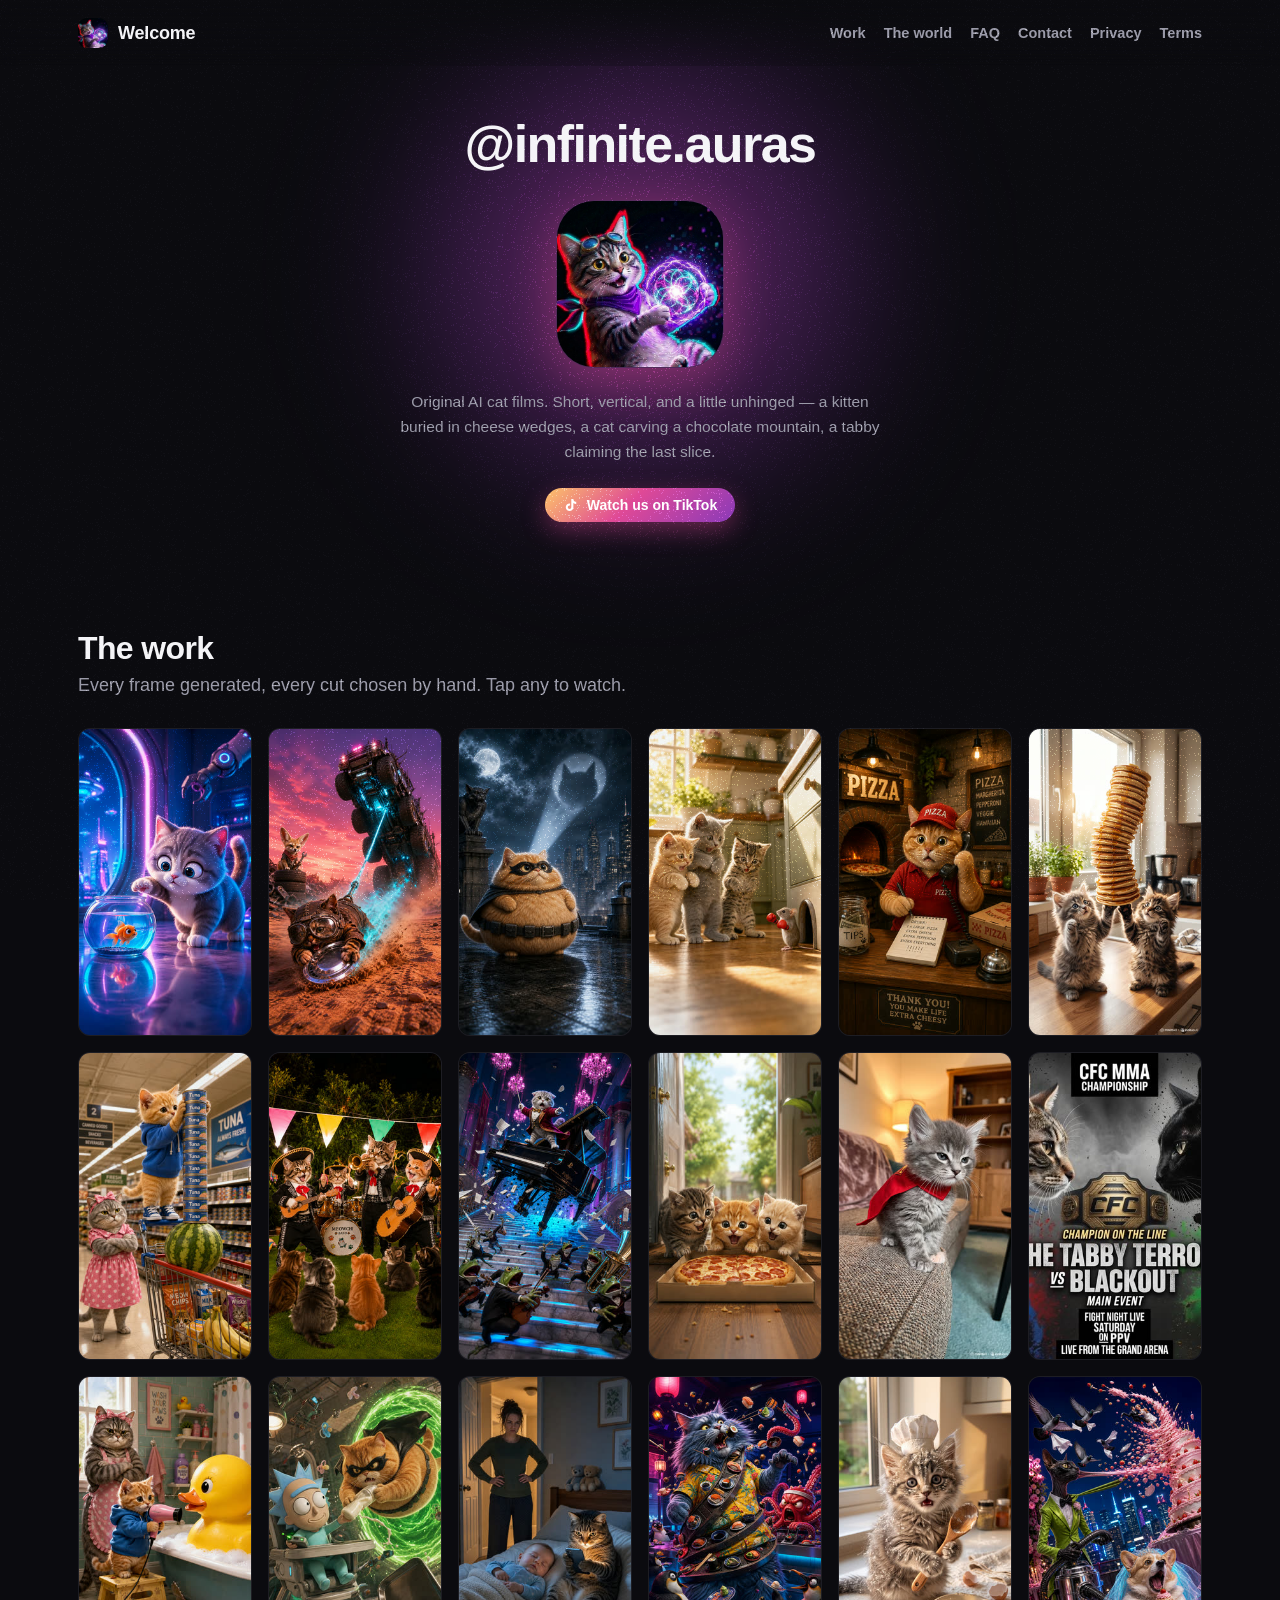
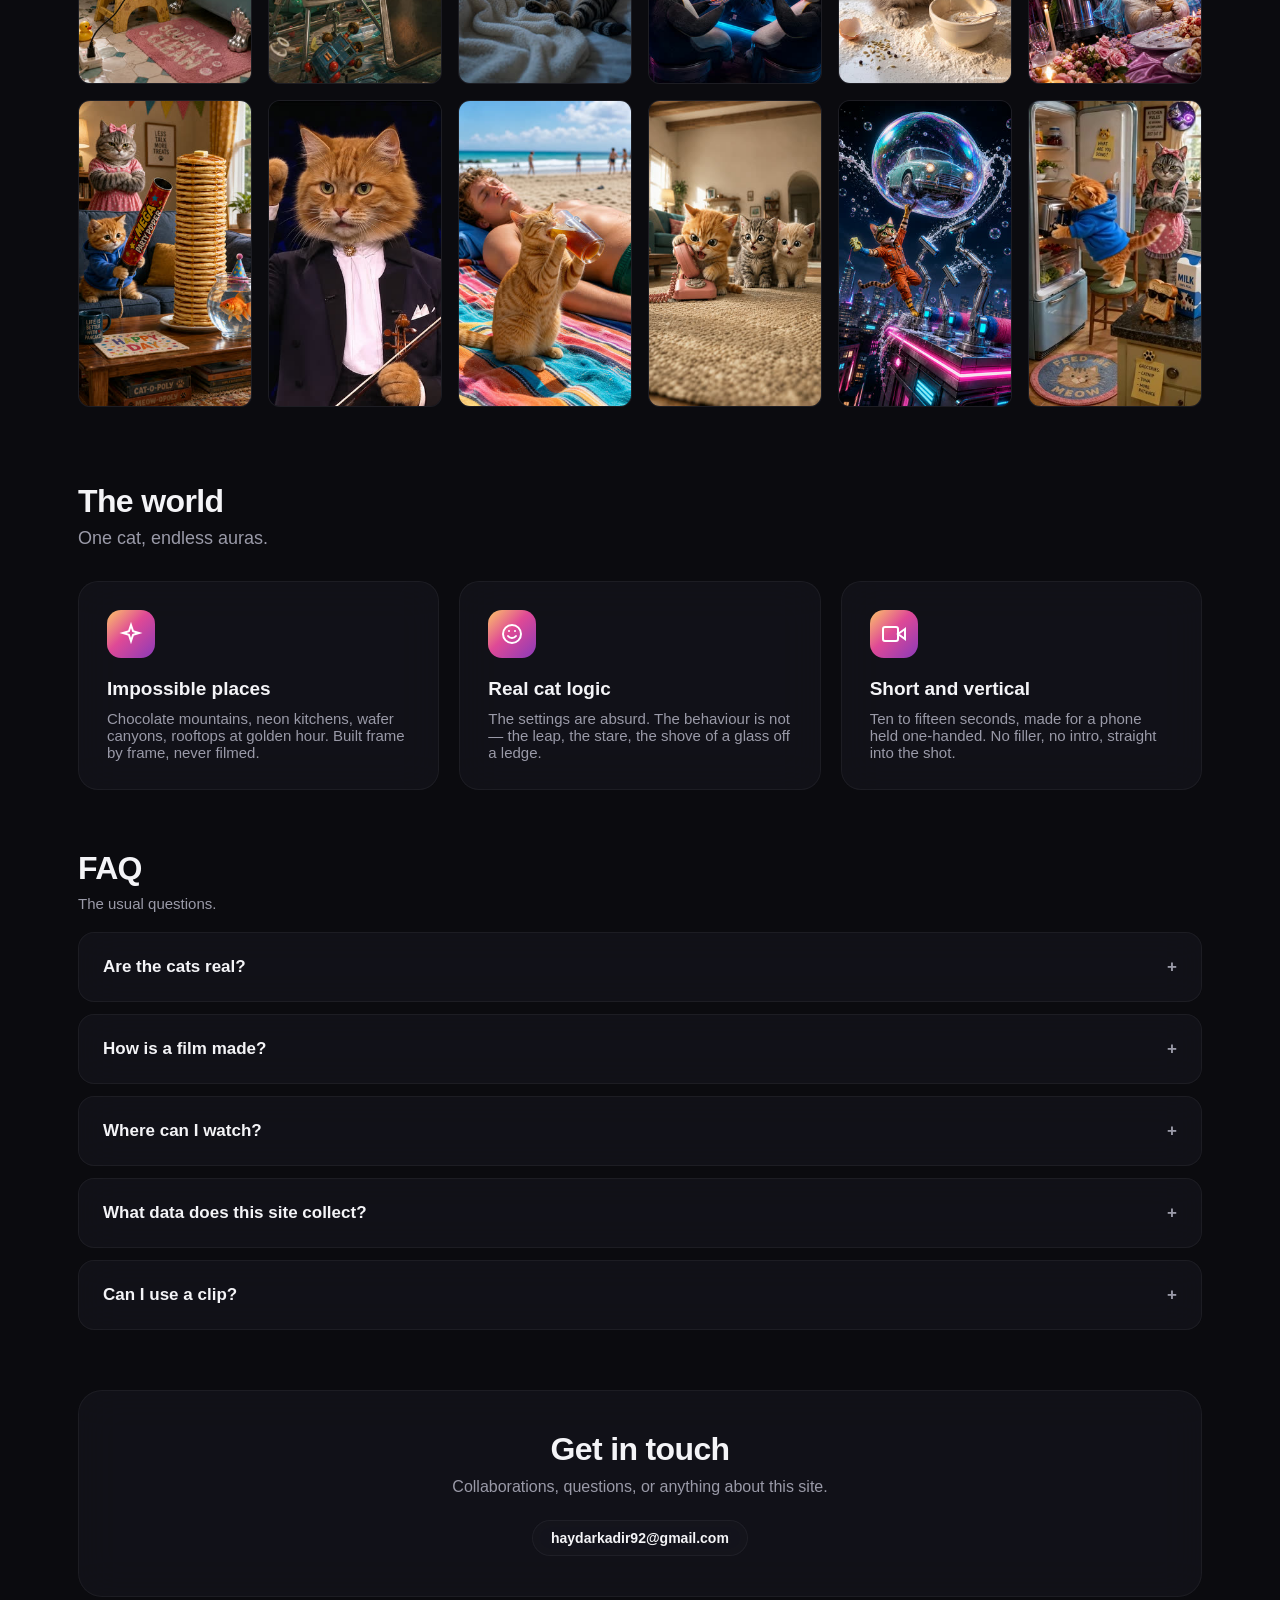
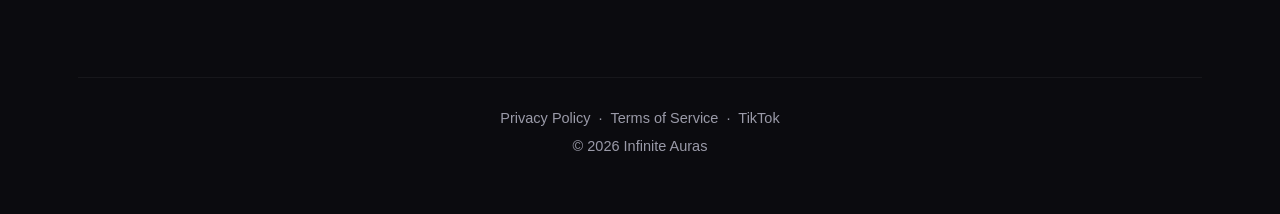
<file: index.html>
<!doctype html>
<html lang="en">
<head>
<meta charset="utf-8">
<meta name="viewport" content="width=device-width, initial-scale=1, viewport-fit=cover">
<meta name="theme-color" content="#0b0b0f">
<title>Infinite Auras</title>
<meta name="description" content="Infinite Auras makes original AI-generated cat films &mdash; short, vertical, and a little unhinged.">
<link rel="icon" type="image/jpeg" href="assets/logo.jpg">
<link rel="apple-touch-icon" href="assets/logo.jpg">
<link rel="stylesheet" href="styles.css">
</head>
<body>
<canvas id="grain-canvas"></canvas>

<nav>
  <div class="container nav-inner">
    <div class="brand"><img src="assets/logo.jpg" alt="Infinite Auras logo"> Welcome</div>
    <div class="links">
      <a href="#work">Work</a>
      <a href="#world">The world</a>
      <a href="#faq">FAQ</a>
      <a href="#contact">Contact</a>
      <a href="/privacy-policy/">Privacy</a>
      <a href="/terms-of-service/">Terms</a>
    </div>
  </div>
</nav>

<header class="hero container reveal">
  <div class="plasma-orb"></div>
  <h1>@infinite.auras</h1>
  <div class="hero-logo"><img src="assets/logo.jpg" alt="Infinite Auras"></div>
  <p class="tag">Original AI cat films. Short, vertical, and a little unhinged &mdash; a kitten buried in cheese wedges, a cat carving a chocolate mountain, a tabby claiming the last slice.</p>
  <div class="cta">
    <a class="btn grad" href="https://www.tiktok.com/@infinite.auras" target="_blank" rel="noopener">
      <svg viewBox="0 0 24 24" fill="currentColor"><path d="M16.6 5.82s.51.5 0 0A4.278 4.278 0 0 1 15.54 3h-3.09v12.4a2.592 2.592 0 0 1-2.59 2.5c-1.42 0-2.6-1.16-2.6-2.6c0-1.72 1.66-3.01 3.37-2.48V9.66c-3.45-.46-6.47 2.22-6.47 5.64c0 3.33 2.76 5.7 5.69 5.7c3.14 0 5.69-2.55 5.69-5.7V9.01a7.35 7.35 0 0 0 4.3 1.38V7.3s-1.88.09-3.24-1.48Z"/></svg>
      Watch us on TikTok
    </a>
  </div>
</header>

<div class="container">
  <section id="work" class="reveal">
    <h2>The work</h2>
    <p class="sub">Every frame generated, every cut chosen by hand. Tap any to watch.</p>
    <div class="masonry">
      <a href="https://www.tiktok.com/@infinite.auras" target="_blank" rel="noopener" class="masonry-item"><img src="assets/thumbs/1.jpg" loading="lazy" alt="AI cat film still"></a>
      <a href="https://www.tiktok.com/@infinite.auras" target="_blank" rel="noopener" class="masonry-item"><img src="assets/thumbs/2.jpg" loading="lazy" alt="AI cat film still"></a>
      <a href="https://www.tiktok.com/@infinite.auras" target="_blank" rel="noopener" class="masonry-item"><img src="assets/thumbs/3.jpg" loading="lazy" alt="AI cat film still"></a>
      <a href="https://www.tiktok.com/@infinite.auras" target="_blank" rel="noopener" class="masonry-item"><img src="assets/thumbs/4.jpg" loading="lazy" alt="AI cat film still"></a>
      <a href="https://www.tiktok.com/@infinite.auras" target="_blank" rel="noopener" class="masonry-item"><img src="assets/thumbs/5.jpg" loading="lazy" alt="AI cat film still"></a>
      <a href="https://www.tiktok.com/@infinite.auras" target="_blank" rel="noopener" class="masonry-item"><img src="assets/thumbs/6.jpg" loading="lazy" alt="AI cat film still"></a>
      <a href="https://www.tiktok.com/@infinite.auras" target="_blank" rel="noopener" class="masonry-item"><img src="assets/thumbs/7.jpg" loading="lazy" alt="AI cat film still"></a>
      <a href="https://www.tiktok.com/@infinite.auras" target="_blank" rel="noopener" class="masonry-item"><img src="assets/thumbs/8.jpg" loading="lazy" alt="AI cat film still"></a>
      <a href="https://www.tiktok.com/@infinite.auras" target="_blank" rel="noopener" class="masonry-item"><img src="assets/thumbs/9.jpg" loading="lazy" alt="AI cat film still"></a>
      <a href="https://www.tiktok.com/@infinite.auras" target="_blank" rel="noopener" class="masonry-item"><img src="assets/thumbs/10.jpg" loading="lazy" alt="AI cat film still"></a>
      <a href="https://www.tiktok.com/@infinite.auras" target="_blank" rel="noopener" class="masonry-item"><img src="assets/thumbs/11.jpg" loading="lazy" alt="AI cat film still"></a>
      <a href="https://www.tiktok.com/@infinite.auras" target="_blank" rel="noopener" class="masonry-item"><img src="assets/thumbs/12.jpg" loading="lazy" alt="AI cat film still"></a>
      <a href="https://www.tiktok.com/@infinite.auras" target="_blank" rel="noopener" class="masonry-item"><img src="assets/thumbs/13.jpg" loading="lazy" alt="AI cat film still"></a>
      <a href="https://www.tiktok.com/@infinite.auras" target="_blank" rel="noopener" class="masonry-item"><img src="assets/thumbs/14.jpg" loading="lazy" alt="AI cat film still"></a>
      <a href="https://www.tiktok.com/@infinite.auras" target="_blank" rel="noopener" class="masonry-item"><img src="assets/thumbs/15.jpg" loading="lazy" alt="AI cat film still"></a>
      <a href="https://www.tiktok.com/@infinite.auras" target="_blank" rel="noopener" class="masonry-item"><img src="assets/thumbs/16.jpg" loading="lazy" alt="AI cat film still"></a>
      <a href="https://www.tiktok.com/@infinite.auras" target="_blank" rel="noopener" class="masonry-item"><img src="assets/thumbs/17.jpg" loading="lazy" alt="AI cat film still"></a>
      <a href="https://www.tiktok.com/@infinite.auras" target="_blank" rel="noopener" class="masonry-item"><img src="assets/thumbs/18.jpg" loading="lazy" alt="AI cat film still"></a>
      <a href="https://www.tiktok.com/@infinite.auras" target="_blank" rel="noopener" class="masonry-item"><img src="assets/thumbs/19.jpg" loading="lazy" alt="AI cat film still"></a>
      <a href="https://www.tiktok.com/@infinite.auras" target="_blank" rel="noopener" class="masonry-item"><img src="assets/thumbs/20.jpg" loading="lazy" alt="AI cat film still"></a>
      <a href="https://www.tiktok.com/@infinite.auras" target="_blank" rel="noopener" class="masonry-item"><img src="assets/thumbs/21.jpg" loading="lazy" alt="AI cat film still"></a>
      <a href="https://www.tiktok.com/@infinite.auras" target="_blank" rel="noopener" class="masonry-item"><img src="assets/thumbs/22.jpg" loading="lazy" alt="AI cat film still"></a>
      <a href="https://www.tiktok.com/@infinite.auras" target="_blank" rel="noopener" class="masonry-item"><img src="assets/thumbs/23.jpg" loading="lazy" alt="AI cat film still"></a>
      <a href="https://www.tiktok.com/@infinite.auras" target="_blank" rel="noopener" class="masonry-item"><img src="assets/thumbs/24.jpg" loading="lazy" alt="AI cat film still"></a>
    </div>
  </section>

  <section id="world" class="reveal">
    <h2>The world</h2>
    <p class="sub">One cat, endless auras.</p>
    <div class="cards">
      <div class="feat glass">
        <div class="ic"><svg viewBox="0 0 24 24" fill="none" stroke="currentColor" stroke-width="2" stroke-linecap="round"><path d="M12 3l2.09 6.26L20 11l-5.91 1.74L12 19l-2.09-6.26L4 11l5.91-1.74z"/></svg></div>
        <h3>Impossible places</h3>
        <p>Chocolate mountains, neon kitchens, wafer canyons, rooftops at golden hour. Built frame by frame, never filmed.</p>
      </div>
      <div class="feat glass">
        <div class="ic"><svg viewBox="0 0 24 24" fill="none" stroke="currentColor" stroke-width="2" stroke-linecap="round"><circle cx="12" cy="12" r="9"/><path d="M8 14s1.5 2 4 2 4-2 4-2M9 9h.01M15 9h.01"/></svg></div>
        <h3>Real cat logic</h3>
        <p>The settings are absurd. The behaviour is not &mdash; the leap, the stare, the shove of a glass off a ledge.</p>
      </div>
      <div class="feat glass">
        <div class="ic"><svg viewBox="0 0 24 24" fill="none" stroke="currentColor" stroke-width="2" stroke-linecap="round"><path d="M23 7l-7 5 7 5V7z"/><rect x="1" y="5" width="15" height="14" rx="2"/></svg></div>
        <h3>Short and vertical</h3>
        <p>Ten to fifteen seconds, made for a phone held one-handed. No filler, no intro, straight into the shot.</p>
      </div>
    </div>
  </section>

  <section id="faq" class="faq reveal">
    <h2>FAQ</h2>
    <p class="sub">The usual questions.</p>
    <details class="glass"><summary>Are the cats real?</summary><p>No. Every cat, every location and every shot is generated with AI video models. No animals are filmed, handled or involved in any way.</p></details>
    <details class="glass"><summary>How is a film made?</summary><p>A start frame is generated, then a motion prompt turns it into a few seconds of footage. Dozens of those short takes get cut together until one holds for fifteen seconds.</p></details>
    <details class="glass"><summary>Where can I watch?</summary><p>On <a href="https://www.tiktok.com/@infinite.auras" target="_blank" rel="noopener">@infinite.auras</a>. New films go up regularly.</p></details>
    <details class="glass"><summary>What data does this site collect?</summary><p>None. It is a static page &mdash; no analytics, no cookies, no tracking, no third-party requests. See the <a href="/privacy-policy/">Privacy Policy</a>.</p></details>
    <details class="glass"><summary>Can I use a clip?</summary><p>Ask first. Get in touch at the address below.</p></details>
  </section>

  <section id="contact" class="contact glass reveal">
    <h2>Get in touch</h2>
    <p>Collaborations, questions, or anything about this site.</p>
    <a class="btn ghost" href="mailto:haydarkadir92@gmail.com">haydarkadir92@gmail.com</a>
  </section>

  <footer>
    <div class="row"><a href="/privacy-policy/">Privacy Policy</a> &nbsp;&middot;&nbsp; <a href="/terms-of-service/">Terms of Service</a> &nbsp;&middot;&nbsp; <a href="https://www.tiktok.com/@infinite.auras" target="_blank" rel="noopener">TikTok</a></div>
    <div>&copy; 2026 Infinite Auras</div>
  </footer>

</div>
<script src="script.js"></script>
</body>
</html>
</file>
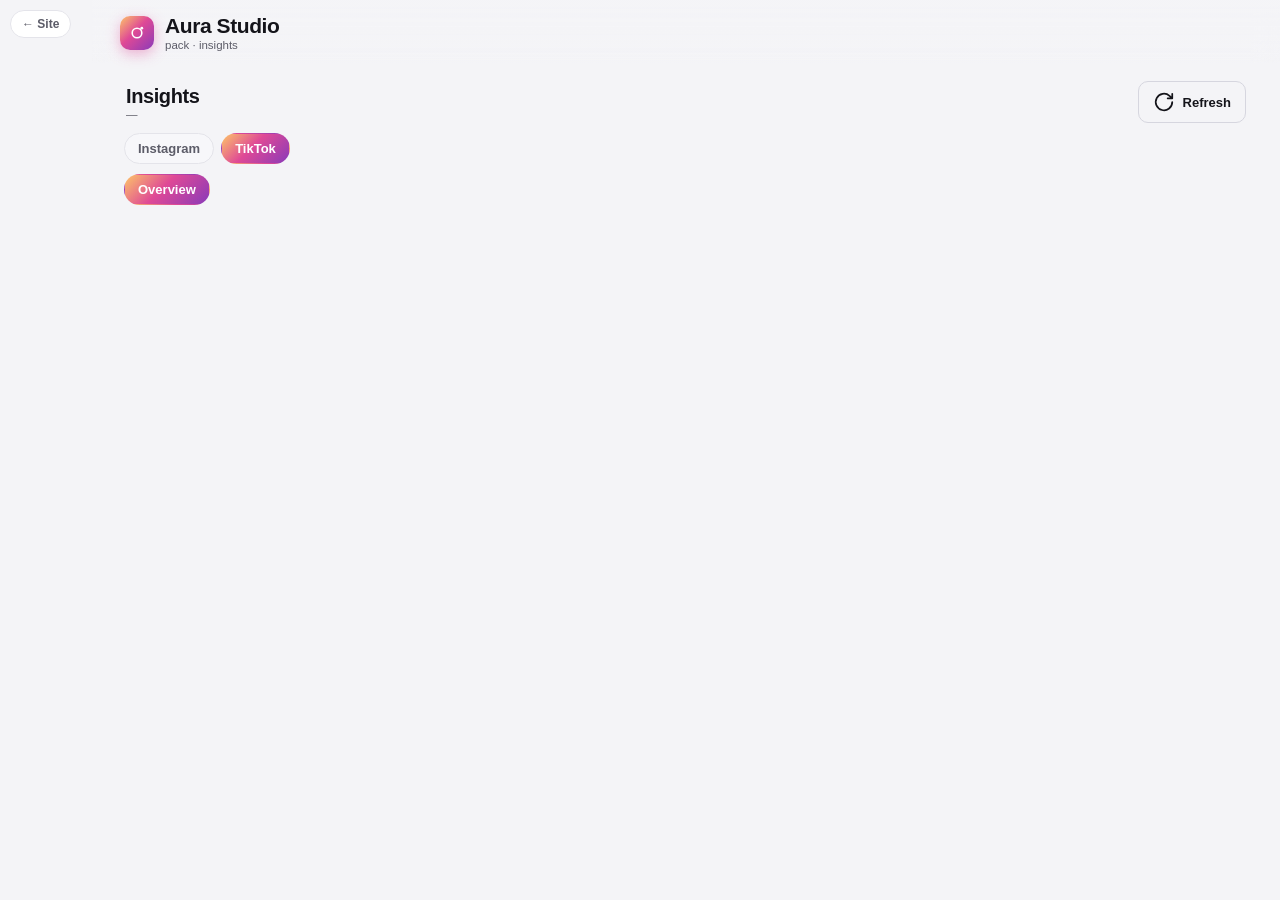
<file: app/index.html>
<!doctype html>
<html lang="en">
<head>
<meta charset="utf-8">
<meta name="viewport" content="width=device-width, initial-scale=1, viewport-fit=cover, maximum-scale=1">
<meta name="apple-mobile-web-app-capable" content="yes">
<meta name="apple-mobile-web-app-status-bar-style" content="black-translucent">
<meta name="theme-color" content="#0b0b0f">
<title>Aura Studio</title>
<link rel="icon" href="data:image/svg+xml,<svg xmlns='http://www.w3.org/2000/svg' viewBox='0 0 100 100'><defs><linearGradient id='g' x1='0' y1='0' x2='1' y2='1'><stop offset='0' stop-color='%23fdc468'/><stop offset='.5' stop-color='%23df4996'/><stop offset='1' stop-color='%238a3ab9'/></linearGradient></defs><rect width='100' height='100' rx='26' fill='url(%23g)'/><circle cx='50' cy='50' r='22' fill='none' stroke='white' stroke-width='7'/><circle cx='72' cy='28' r='6' fill='white'/></svg>">
<style>
:root{
  --bg:#0b0b0f; --bg2:#121218; --card:#16161e; --card2:#1c1c26;
  --line:#26262f; --line2:#32323d;
  --txt:#f4f4f7; --mut:#9a9aa8; --mut2:#6b6b78;
  --accent:#df4996; --accent2:#8a3ab9; --ok:#3ddc84; --warn:#ffb020; --bad:#ff5470;
  --grad:linear-gradient(135deg,#fdc468 0%,#df4996 45%,#8a3ab9 100%);
  --grad-soft:linear-gradient(135deg,rgba(253,196,104,.16),rgba(223,73,150,.16),rgba(138,58,185,.16));
  --r:16px; --r2:12px; --shadow:0 8px 30px rgba(0,0,0,.45);
  --safe-b:env(safe-area-inset-bottom,0px); --safe-t:env(safe-area-inset-top,0px);
  --font:-apple-system,BlinkMacSystemFont,"SF Pro Display","Segoe UI",Roboto,Helvetica,Arial,sans-serif;
}
:root[data-theme=light]{
  --bg:#f4f4f7; --bg2:#ececf1; --card:#ffffff; --card2:#f7f7fa;
  --line:#e4e4ea; --line2:#d6d6df;
  --txt:#14141a; --mut:#5c5c68; --mut2:#8a8a96;
  --shadow:0 8px 30px rgba(20,20,40,.10);
}
*{box-sizing:border-box;-webkit-tap-highlight-color:transparent}
html,body{margin:0;padding:0;background:var(--bg);color:var(--txt);font-family:var(--font);
  -webkit-font-smoothing:antialiased;overscroll-behavior-y:none}
body{max-width:520px;margin:0 auto;min-height:100vh;min-height:100dvh;position:relative;
  transition:max-width .2s ease,padding .2s ease}
h1,h2,h3,h4{margin:0;font-weight:700;letter-spacing:-.02em}
button{font-family:inherit;cursor:pointer;border:none;background:none;color:inherit}
input,textarea,select{font-family:inherit}
a{color:var(--accent);text-decoration:none}
.hide{display:none!important}

/* header */
header{position:sticky;top:0;z-index:20;padding:calc(var(--safe-t) + 14px) 18px 12px;
  background:linear-gradient(var(--bg),rgba(11,11,15,0) 130%);backdrop-filter:blur(12px)}
:root[data-theme=light] header{background:linear-gradient(var(--bg),rgba(244,244,247,0) 130%)}
.brand{display:flex;align-items:center;gap:11px}
.logo{width:34px;height:34px;border-radius:10px;background:var(--grad);flex:none;
  display:grid;place-items:center;box-shadow:0 4px 14px rgba(223,73,150,.4)}
.logo svg{width:20px;height:20px}
.brand h1{font-size:19px}
.brand .sub{font-size:11.5px;color:var(--mut);font-weight:500;margin-top:1px}
.acct{margin-left:auto;display:flex;align-items:center;gap:8px;font-size:12.5px;font-weight:600;
  padding:6px 11px;border-radius:999px;background:var(--card);border:1px solid var(--line)}
.dot{width:8px;height:8px;border-radius:50%;background:var(--mut2);flex:none}
.dot.on{background:var(--ok);box-shadow:0 0 8px var(--ok)}
.dot.off{background:var(--bad)}

/* views */
main{padding:6px 16px 40px}
.view{animation:fade .3s ease}
@keyframes fade{from{opacity:0;transform:translateY(6px)}to{opacity:1;transform:none}}

/* cards + generic */
.card{background:var(--card);border:1px solid var(--line);border-radius:var(--r);padding:16px;margin-bottom:14px}
.card.pad0{padding:0;overflow:hidden}
.row{display:flex;gap:10px;align-items:center}
.between{display:flex;align-items:center;justify-content:space-between;gap:10px}
.lbl{font-size:12px;font-weight:700;color:var(--mut);text-transform:uppercase;letter-spacing:.05em;margin-bottom:8px}
.muted{color:var(--mut)}.tiny{font-size:11.5px}
.sec-title{font-size:13px;font-weight:800;letter-spacing:.04em;text-transform:uppercase;color:var(--mut);margin:22px 4px 10px}
.sec-title:first-child{margin-top:6px}

input[type=text],input[type=password],textarea,select{
  width:100%;background:var(--bg2);border:1px solid var(--line);border-radius:var(--r2);
  color:var(--txt);padding:12px 13px;font-size:15px;outline:none;transition:border .15s}
input:focus,textarea:focus{border-color:var(--accent)}
textarea{resize:vertical;min-height:92px;line-height:1.45}
label.field{display:block;margin-bottom:12px}
label.field>span{display:block;font-size:12.5px;font-weight:600;color:var(--mut);margin-bottom:6px}

.btn{display:inline-flex;align-items:center;justify-content:center;gap:8px;width:100%;
  padding:14px;border-radius:var(--r2);font-size:15px;font-weight:700;
  background:var(--card2);border:1px solid var(--line2);transition:transform .1s,opacity .15s}
.btn:active{transform:scale(.98)}
.btn.grad{background:var(--grad);border:none;color:#fff;box-shadow:0 6px 20px rgba(223,73,150,.35)}
.btn.ghost{background:transparent}
.btn:disabled{opacity:.45;pointer-events:none}
.btn.sm{width:auto;padding:9px 14px;font-size:13px;border-radius:10px}
.btn-icon{width:22px;height:22px}

.pill{display:inline-flex;align-items:center;gap:6px;padding:5px 10px;border-radius:999px;
  font-size:12px;font-weight:600;background:var(--card2);border:1px solid var(--line)}
.pill.ok{color:var(--ok);border-color:rgba(61,220,132,.3);background:rgba(61,220,132,.08)}
.pill.warn{color:var(--warn);border-color:rgba(255,176,32,.35);background:rgba(255,176,32,.09)}
.pill.bad{color:var(--bad);border-color:rgba(255,84,112,.3);background:rgba(255,84,112,.08)}

/* POST view */
.drop{border:1.5px dashed var(--line2);border-radius:var(--r);padding:26px 16px;text-align:center;
  background:var(--grad-soft);transition:border .15s}
.drop:active{border-color:var(--accent)}
.drop svg{width:40px;height:40px;opacity:.9;margin-bottom:8px}
.drop b{display:block;font-size:15px}
.drop small{color:var(--mut);font-size:12.5px}
.preview{position:relative;border-radius:var(--r);overflow:hidden;background:#000;aspect-ratio:9/16;max-height:340px;margin:0 auto}
.preview video{width:100%;height:100%;object-fit:contain;background:#000;display:block}
.preview .meta{position:absolute;left:0;right:0;bottom:0;padding:10px 12px;font-size:12px;
  background:linear-gradient(transparent,rgba(0,0,0,.75));color:#fff;display:flex;justify-content:space-between}
.preview .x{position:absolute;top:8px;right:8px;width:30px;height:30px;border-radius:50%;
  background:rgba(0,0,0,.55);backdrop-filter:blur(4px);display:grid;place-items:center}
.chipset{display:flex;flex-wrap:wrap;gap:7px;margin-top:8px}
.chip{padding:6px 11px;border-radius:999px;font-size:12.5px;font-weight:600;background:var(--card2);
  border:1px solid var(--line);color:var(--mut)}
.chip.on{background:var(--grad);color:#fff;border-color:transparent}
.chip.tt.on{background:linear-gradient(135deg,#25f4ee 0%,#7a9df0 50%,#fe2c55 100%);color:#fff;border-color:transparent}
.chip.ig.on{background:var(--grad);color:#fff;border-color:transparent}
.delta-row{display:flex;flex-wrap:wrap;gap:8px;margin:0 0 12px}
.delta-pill{font-size:11.5px;font-weight:700;padding:6px 10px;border-radius:999px;background:var(--card2);border:1px solid var(--line)}
.delta-pill b{color:var(--ok)}
.delta-pill b.down{color:var(--bad)}
.seg-hint{font-size:11px;color:var(--mut2);margin:-4px 2px 10px}
.counter{font-size:11.5px;color:var(--mut2);text-align:right;margin-top:4px}

/* REELS view */
.reel-list{display:flex;flex-direction:column;gap:8px}
.reel-item{display:flex;align-items:center;justify-content:space-between;gap:10px;width:100%;
  padding:12px 13px;border-radius:var(--r2);background:var(--bg2);border:1px solid var(--line);
  text-align:left;transition:border .15s,background .15s}
.reel-item.on{border-color:var(--accent);background:var(--grad-soft)}
.reel-item .ri-name{font-size:14.5px;font-weight:700;color:var(--txt)}
.ri-badge{font-size:11px;font-weight:700;padding:4px 9px;border-radius:999px;flex:none;
  background:var(--card2);border:1px solid var(--line);color:var(--mut2)}
.ri-badge.done{color:var(--ok);border-color:rgba(61,220,132,.3);background:rgba(61,220,132,.08)}
.refrow{display:flex;flex-wrap:wrap;gap:9px}
.refthumb{position:relative;width:62px;height:62px;border-radius:11px;overflow:hidden;border:1px solid var(--line)}
.refthumb img{width:100%;height:100%;object-fit:cover;display:block}
.refthumb .rx{position:absolute;top:2px;right:2px;width:19px;height:19px;border-radius:50%;
  background:rgba(0,0,0,.6);color:#fff;font-size:11px;line-height:19px;text-align:center}
.refadd{width:62px;height:62px;border-radius:11px;border:1.5px dashed var(--line2);
  background:var(--bg2);color:var(--mut);font-size:24px;font-weight:300}

/* log console */
.log{background:#08080c;border:1px solid var(--line);border-radius:var(--r2);padding:12px;
  font-family:"SF Mono",ui-monospace,Menlo,monospace;font-size:12px;line-height:1.7;
  max-height:190px;overflow-y:auto;white-space:pre-wrap;word-break:break-word}
:root[data-theme=light] .log{background:#101018;color:#e8e8ef}
.log .l{display:block}
.log .l.ok{color:var(--ok)}.log .l.err{color:var(--bad)}.log .l.dim{color:var(--mut2)}
.log .l.step::before{content:"› ";color:var(--accent)}

/* progress */
.bar{height:6px;border-radius:6px;background:var(--line);overflow:hidden}
.bar>i{display:block;height:100%;background:var(--grad);width:0;transition:width .3s;border-radius:6px}

/* INSIGHTS: kpi grid */
.kpis{display:grid;grid-template-columns:1fr 1fr;gap:10px;margin-bottom:12px}
.kpi{min-height:104px;background:var(--card);border:1px solid var(--line);border-radius:var(--r);padding:12px 13px;position:relative;overflow:hidden}
.kpi .k-head{display:flex;align-items:center;gap:6px}
.kpi .k-ic{width:15px;height:15px;color:var(--accent);flex:none}
.kpi .k-top{display:flex;align-items:center;gap:6px;font-size:11.5px;font-weight:600;color:var(--mut);text-transform:uppercase;letter-spacing:.03em}
.kpi .k-val{font-size:25px;font-weight:800;letter-spacing:-.03em;margin-top:5px;line-height:1}
.kpi .k-sub{min-height:17px;font-size:11px;color:var(--mut2);margin-top:8px;display:flex;align-items:center;gap:4px}
.delta{font-weight:700}.delta.up{color:var(--ok)}.delta.down{color:var(--bad)}.delta.flat{color:var(--mut2)}
.spark{position:absolute;right:0;bottom:0;opacity:.5;width:56px;height:26px}
.range-head{margin:2px 2px 7px}.range-head .sec-title{margin:0}
.metric-grid{display:grid;grid-template-columns:1fr;gap:12px;margin-top:12px}
.metric-grid .chart{margin-bottom:0;min-width:0}

/* chart card */
.chart{background:var(--card);border:1px solid var(--line);border-radius:var(--r);padding:15px 15px 12px;margin-bottom:14px}
.chart h3{font-size:14.5px;margin-bottom:2px}
.chart .cap{font-size:12px;color:var(--mut);margin-bottom:12px}
.chart svg{width:100%;display:block;overflow:visible}
.cv-wrap{position:relative;width:100%;user-select:none;-webkit-user-select:none}
.cv-tip{position:absolute;top:4px;z-index:5;min-width:100px;max-width:70%;
  padding:8px 10px;border-radius:10px;font-size:11.5px;line-height:1.4;font-weight:600;
  background:var(--card2);border:1px solid var(--line2);box-shadow:var(--shadow);pointer-events:none}
.cv-tip-lab{font-size:10.5px;color:var(--mut);font-weight:700;margin-bottom:4px}
.cv-svg{width:100%;height:auto;display:block;touch-action:none}
.cv-hit{touch-action:none}
/* permanent point values on curves */
.cv-ptlab{font-variant-numeric:tabular-nums}
.hm-mini{display:flex;flex-direction:column;gap:3px}
.hm-row{display:flex;align-items:center;gap:3px}
.hm-d{width:12px;font-size:9px;color:var(--mut2);font-weight:700}
.hm-c{flex:1;height:14px;border-radius:3px;display:block}
.hm-axis{display:flex;gap:3px;padding-left:15px;margin-top:2px}
.hm-axis span{flex:1;text-align:center;font-size:9px;color:var(--mut2);text-transform:uppercase}
.legend{display:flex;flex-wrap:wrap;gap:12px;margin-top:11px;font-size:11.5px;color:var(--mut)}
.legend i{display:inline-block;width:10px;height:10px;border-radius:3px;margin-right:5px;vertical-align:-1px}

/* insight cards (analyst findings) */
.finding{display:flex;gap:11px;padding:13px;border-radius:var(--r2);background:var(--card2);border:1px solid var(--line);margin-bottom:9px}
.finding .ic{width:32px;height:32px;border-radius:9px;flex:none;display:grid;place-items:center;background:var(--grad-soft)}
.finding .ic svg{width:17px;height:17px}
.finding b{font-size:13.5px}
.finding p{margin:3px 0 0;font-size:12.5px;color:var(--mut);line-height:1.45}
.finding .hi{color:var(--txt);font-weight:700}
.ai-card .hi{color:var(--txt)}
.ai-text{font-size:13px;line-height:1.55;color:var(--mut)}
.ai-text b{display:inline-block;margin-top:8px;font-size:12px;letter-spacing:.02em}
.ai-text b:first-child{margin-top:0}

/* top posts */
.post{display:flex;gap:12px;padding:11px;border-radius:var(--r2);background:var(--card2);border:1px solid var(--line);margin-bottom:9px;align-items:center}
.post .th{width:52px;height:66px;border-radius:9px;object-fit:cover;flex:none;background:var(--bg2);border:1px solid var(--line)}
.post .body{min-width:0;flex:1}
.post .cap{font-size:12.5px;line-height:1.35;color:var(--txt);display:-webkit-box;-webkit-line-clamp:2;-webkit-box-orient:vertical;overflow:hidden}
.post .st{display:flex;gap:12px;margin-top:6px;font-size:11.5px;color:var(--mut)}
.post .st b{color:var(--txt)}
.rank{font-size:13px;font-weight:800;color:var(--mut2);width:16px;text-align:center;flex:none}

/* Changes posts table (React-style) */
.pts-card{padding:0;overflow:hidden}
.pts-head{padding:12px 14px 8px}
.pts-head b{font-size:14px;display:block}
.pts-scroll{max-height:min(55vh,520px);overflow:auto;-webkit-overflow-scrolling:touch}
.pts-table{width:100%;border-collapse:collapse;font-size:12px}
.pts-table thead th{position:sticky;top:0;z-index:2;background:var(--card);border-bottom:1px solid var(--line);
  padding:8px 10px;font-size:11px;font-weight:700;color:var(--mut);text-transform:none;letter-spacing:0;cursor:pointer;user-select:none}
.pts-table thead th.left{text-align:left;padding-left:14px}
.pts-table thead th.right{text-align:right}
.pts-table thead th.on{color:var(--txt)}
.pts-table thead th:last-child{padding-right:14px}
.pts-row{border-top:1px solid var(--line);cursor:pointer}
.pts-row:active{background:var(--card2)}
.pts-post{padding:10px 10px 10px 14px;max-width:0;width:48%}
.pts-cap{font-weight:600;color:var(--txt);white-space:nowrap;overflow:hidden;text-overflow:ellipsis}
.pts-ago{font-size:10px;color:var(--mut2);margin-top:2px}
.pts-num{padding:10px 10px;text-align:right;font-variant-numeric:tabular-nums;white-space:nowrap;vertical-align:middle}
.pts-num:last-child{padding-right:14px}
.pts-v{font-weight:600;color:var(--txt)}
.pts-d{margin-left:3px;font-weight:700;font-size:11px}

/* heatmap */
.heat{display:grid;gap:3px}
.heat .cell{border-radius:3px;aspect-ratio:1}
.heat-axis{display:flex;justify-content:space-between;font-size:9.5px;color:var(--mut2);margin-top:4px}

/* skeleton */
.sk{background:linear-gradient(90deg,var(--card) 25%,var(--card2) 50%,var(--card) 75%);
  background-size:200% 100%;animation:sh 1.3s infinite;border-radius:var(--r)}
@keyframes sh{to{background-position:-200% 0}}

/* empty / setup prompts */
.empty{text-align:center;padding:44px 20px;color:var(--mut)}
.empty svg{width:52px;height:52px;opacity:.6;margin-bottom:12px}
.empty b{display:block;color:var(--txt);font-size:16px;margin-bottom:6px}

/* toast */
#toast{position:fixed;left:50%;bottom:calc(90px + var(--safe-b));transform:translateX(-50%) translateY(20px);
  background:var(--card);border:1px solid var(--line2);border-radius:12px;padding:12px 18px;
  font-size:13.5px;font-weight:600;box-shadow:var(--shadow);opacity:0;pointer-events:none;
  transition:.25s;z-index:60;max-width:88%;text-align:center}
#toast.show{opacity:1;transform:translateX(-50%) translateY(0)}
#toast.err{border-color:var(--bad);color:var(--bad)}
#toast.ok{border-color:var(--ok)}

/* bottom nav */
nav{position:fixed;left:50%;transform:translateX(-50%);bottom:0;width:100%;max-width:520px;z-index:40;
  padding:8px 20px calc(10px + var(--safe-b));display:flex;justify-content:space-around;
  background:linear-gradient(transparent,var(--bg) 40%);backdrop-filter:blur(14px)}
nav button{display:flex;flex-direction:column;align-items:center;gap:3px;font-size:10.5px;font-weight:600;
  color:var(--mut2);padding:6px 18px;border-radius:12px;transition:color .15s}
nav button svg{width:23px;height:23px}
nav button.on{color:var(--txt)}
nav button.on svg{stroke:url(#navgrad)}
.spin{animation:spin 1s linear infinite}@keyframes spin{to{transform:rotate(360deg)}}

/* home dashboard */
.home-hero{padding:4px 2px 12px}
.home-hero h2{font-size:22px;letter-spacing:-.03em}
.home-hero p{font-size:13px;color:var(--mut);margin-top:4px;line-height:1.4}
.home-actions{display:grid;grid-template-columns:1fr 1fr;gap:10px;margin-top:12px}
.home-actions .card{margin:0;padding:14px;cursor:pointer;transition:transform .1s}
.home-actions .card:active{transform:scale(.98)}
.home-actions b{display:block;font-size:14px;margin-bottom:2px}
.home-actions span{font-size:11.5px;color:var(--mut)}
.plat-card{margin-bottom:12px}
.plat-card .plat-hd{display:flex;align-items:center;justify-content:space-between;margin-bottom:10px}
.plat-card .plat-name{font-weight:800;font-size:14px}
.growth-row{display:flex;gap:8px;flex-wrap:wrap}
.growth-cell{flex:1;min-width:70px}
.growth-cell .n{font-size:17px;font-weight:800}

#lkGate{position:fixed;inset:0;z-index:80;background:rgba(0,0,0,.72);backdrop-filter:blur(10px);
  display:flex;align-items:flex-end;justify-content:center;padding:20px;padding-bottom:calc(20px + var(--safe-b))}
#lkGate .sheet{width:100%;max-width:400px;background:var(--card);border:1px solid var(--line2);
  border-radius:20px;padding:22px 18px 18px;box-shadow:var(--shadow)}
#lkGate h3{font-size:18px;margin-bottom:6px}
#lkGate .pin-row{display:flex;gap:8px;justify-content:center;margin:16px 0}
#lkGate .pin-row input{width:48px;height:54px;text-align:center;font-size:22px;font-weight:800;
  border-radius:12px;letter-spacing:.05em}

/* ========== TABLET / iPad (portrait ~768+) ========== */
@media (min-width:700px){
  html{background:var(--bg)}
  body{max-width:740px}
  header{padding-left:22px;padding-right:22px}
  main{padding:8px 22px 110px}
  nav{max-width:740px;padding-left:24px;padding-right:24px}
  .brand h1{font-size:21px}
  .home-hero h2{font-size:26px}
  .home-actions{grid-template-columns:repeat(4,1fr);gap:12px}
  .kpis{grid-template-columns:repeat(3,1fr);gap:12px}
  .primary-kpis{grid-template-columns:repeat(3,1fr)}
  .kpi{padding:15px 16px}
  .kpi .k-val{font-size:28px}
  .chart{padding:18px}
  .preview{max-height:420px}
  .log{max-height:240px}
  /* Home: combined strip full-width, IG + TT side by side */
  #homeBody{display:grid;grid-template-columns:1fr 1fr;gap:14px;align-items:start}
  #homeBody>.card:not(.plat-card){grid-column:1/-1}
  #homeBody .plat-card{margin-bottom:0}
  /* Setup cards in 2 columns */
  #view-setup{display:grid;grid-template-columns:1fr 1fr;gap:0 14px;align-items:start}
  #view-setup>h2{grid-column:1/-1}
  #view-setup>.card{margin-bottom:14px}
  #lkGate{align-items:center;padding-bottom:20px}
  #lkGate .sheet{max-width:420px}
  #toast{max-width:420px}
  .sec-title{margin-top:18px}
  .finding,.post{padding:14px}
}

/* iPad large / landscape phone — wider canvas */
@media (min-width:900px){
  body{max-width:980px}
  nav{max-width:980px}
  header{padding-left:28px;padding-right:28px}
  main{padding:10px 28px 110px}
  .kpis{grid-template-columns:repeat(4,1fr)}
  .metric-grid{grid-template-columns:1fr 1fr}
  .home-hero h2{font-size:28px}
  /* Post: video left, caption/actions right */
  #view-post{display:grid;grid-template-columns:minmax(260px,36%) 1fr;gap:16px;align-items:start}
  #view-post #pickCard{grid-column:1/-1}
  #view-post #previewCard{grid-column:1;position:sticky;top:calc(var(--safe-t) + 72px)}
  #view-post #composeCard{grid-column:2;margin-bottom:0}
  .preview{max-height:min(72vh,560px);width:100%}
  nav button{flex-direction:row;gap:8px;font-size:12.5px;padding:10px 20px;border-radius:14px}
  nav button svg{width:20px;height:20px}
  .chip{padding:7px 13px;font-size:13px}
  .btn:not(.sm){padding:15px;font-size:15.5px}
  /* Insights charts breathe */
  .cv-wrap{min-height:200px}
}

/* iPad landscape — left rail nav, full app shell */
@media (min-width:1024px) and (orientation:landscape){
  body{
    max-width:none;
    padding-left:92px;
    min-height:100dvh;
  }
  body>header,
  body>main{
    max-width:1120px;
    margin-left:auto;
    margin-right:auto;
    width:100%;
  }
  main{padding:12px 32px 36px}
  nav{
    position:fixed;
    left:0;top:0;bottom:0;
    transform:none;
    width:88px;
    max-width:none;
    height:100dvh;
    flex-direction:column;
    justify-content:center;
    gap:4px;
    padding:calc(var(--safe-t) + 20px) 8px calc(var(--safe-b) + 20px);
    background:var(--card);
    border-right:1px solid var(--line);
    border-top:none;
    backdrop-filter:none;
  }
  nav button{
    flex-direction:column;
    width:100%;
    gap:4px;
    padding:12px 4px;
    font-size:10.5px;
  }
  nav button.on{background:var(--grad-soft);color:var(--txt)}
  #toast{
    left:calc(50% + 44px);
    bottom:28px;
  }
  #view-post{grid-template-columns:minmax(300px,340px) 1fr}
  #homeBody{grid-template-columns:1fr 1fr}
  .home-actions{grid-template-columns:repeat(4,1fr)}
}

/* Very wide iPad Pro landscape */
@media (min-width:1180px) and (orientation:landscape){
  body>header,
  body>main{max-width:1240px}
  #homeBody{gap:16px}
  .kpis{gap:14px}
  .primary-kpis{grid-template-columns:repeat(7,1fr)}
  .kpi .k-val{font-size:30px}
}

/* Prefer hover affordance on iPad with pointer (trackpad / mouse) */
@media (hover:hover) and (pointer:fine){
  .card-interactive:hover,
  .home-actions .card:hover,
  .reel-item:hover{
    border-color:rgba(223,73,150,.45);
  }
  .btn:hover{opacity:.92}
  .chip:hover{border-color:var(--accent)}
  nav button:hover{color:var(--txt);background:var(--card2)}
}
</style>
</head>
<body>
<a href="../index.html" style="position:fixed;top:10px;left:10px;z-index:30;display:inline-flex;align-items:center;gap:5px;font-size:12px;font-weight:700;color:var(--mut);padding:6px 11px;border-radius:999px;background:var(--card);border:1px solid var(--line)">← Site</a>
<svg width="0" height="0" style="position:absolute"><defs>
  <linearGradient id="navgrad" x1="0" y1="0" x2="1" y2="1">
    <stop offset="0" stop-color="#fdc468"/><stop offset=".5" stop-color="#df4996"/><stop offset="1" stop-color="#8a3ab9"/>
  </linearGradient>
</defs></svg>

<header>
  <div class="brand">
    <div class="logo"><svg viewBox="0 0 100 100"><circle cx="50" cy="50" r="24" fill="none" stroke="#fff" stroke-width="8"/><circle cx="74" cy="26" r="7" fill="#fff"/></svg></div>
    <div>
      <h1>Aura Studio</h1>
      <div class="sub">pack · insights</div>
    </div>
  </div>
</header>

<main>
  <!-- ============ INSIGHTS ============ -->
  <section class="view" id="view-insights">
    <div class="between" style="margin:6px 2px 10px">
      <div><h2 style="font-size:20px">Insights</h2><div class="tiny muted" id="insMeta">—</div></div>
      <button class="btn ghost sm" id="refreshBtn" onclick="loadInsights(true)">
        <svg class="btn-icon" id="refreshIc" width="16" height="16" viewBox="0 0 24 24" fill="none" stroke="currentColor" stroke-width="1.9" stroke-linecap="round" stroke-linejoin="round"><path d="M21 12a9 9 0 11-3-6.7L21 8M21 3v5h-5"/></svg>
        Refresh
      </button>
    </div>
    <!-- platform: Instagram / TikTok -->
    <div class="chipset" id="platChips" style="margin:0 0 10px">
      <button type="button" class="chip" data-plat="instagram" onclick="setStatsPlat('instagram')">Instagram</button>
      <button type="button" class="chip on" data-plat="tiktok" onclick="setStatsPlat('tiktok')">TikTok</button>
    </div>
    <!-- sub-views -->
    <div class="chipset" id="insTabs" style="margin:0 0 12px">
      <button type="button" class="chip on" data-tab="overview" onclick="setInsTab('overview')">Overview</button>
    </div>
    <div id="insBody"></div>
  </section>

  <!-- ============ SETUP (pack-only — no platform APIs) ============ -->
  <section class="view hide" id="view-setup">
    <h2 style="font-size:20px;margin:6px 2px 14px">Setup</h2>

    <div class="card">
      <div class="between" style="margin-bottom:12px">
        <div class="row"><svg width="20" height="20" viewBox="0 0 24 24" fill="none" stroke="url(#navgrad)" stroke-width="1.8" stroke-linecap="round" stroke-linejoin="round"><path d="M12 2a10 10 0 00-3.16 19.45c.5.09.68-.22.68-.48v-1.7c-2.78.6-3.37-1.34-3.37-1.34-.45-1.16-1.11-1.47-1.11-1.47-.91-.62.07-.61.07-.61 1 .07 1.53 1.03 1.53 1.03.9 1.52 2.34 1.08 2.91.83.09-.65.35-1.08.63-1.33-2.22-.25-4.55-1.11-4.55-4.94 0-1.09.39-1.98 1.03-2.68-.1-.25-.45-1.27.1-2.64 0 0 .84-.27 2.75 1.02A9.56 9.56 0 0112 6.8c.85 0 1.71.11 2.51.33 1.9-1.29 2.74-1.02 2.74-1.02.55 1.37.2 2.39.1 2.64.64.7 1.03 1.59 1.03 2.68 0 3.84-2.34 4.68-4.57 4.93.36.31.68.92.68 1.85v2.74c0 .27.18.58.69.48A10 10 0 0012 2z"/></svg><b style="font-size:15px">GitHub pack</b></div>
        <span class="pill" id="ghPill">public</span>
      </div>
      <div class="tiny muted" style="margin-bottom:10px;line-height:1.5">
        Portal is <b class="hi">read-only</b>. Stats come from the encrypted pack on GitHub
        (written by PC React / Android sync). No Instagram or TikTok API on this device.
      </div>
      <label class="field">
        <span>Token (optional — only if the pack repo is private)</span>
        <input type="password" id="ghToken" placeholder="ghp_… leave empty for public raw pull" autocomplete="off">
      </label>
      <label class="field">
        <span>Repo</span>
        <input type="text" id="ghRepo" placeholder="banched12/ai-bright-studio" autocomplete="off">
      </label>
      <label class="field">
        <span>Branch / path</span>
        <div class="row" style="gap:8px">
          <input type="text" id="ghBranch" placeholder="gh-pages" style="flex:1" autocomplete="off">
          <input type="text" id="ghPath" placeholder="data/pack.v1.enc" style="flex:1.4" autocomplete="off">
        </div>
      </label>
      <div class="row" style="gap:8px">
        <button class="btn grad sm" style="flex:1" onclick="saveGitHub()">Save</button>
        <button class="btn ghost sm" style="flex:1" onclick="testGitHub()">Refresh</button>
      </div>
    </div>

    <div class="card">
      <div class="between" style="margin-bottom:12px">
        <div class="row"><svg width="20" height="20" viewBox="0 0 24 24" fill="none" stroke="url(#navgrad)" stroke-width="1.8" stroke-linecap="round" stroke-linejoin="round"><rect x="5" y="11" width="14" height="10" rx="2"/><path d="M8 11V8a4 4 0 018 0v3"/></svg><b style="font-size:15px">Pack PIN</b></div>
        <span class="pill" id="lkPill">locked</span>
      </div>
      <div class="tiny muted" style="margin-bottom:10px;line-height:1.45">Same 4-digit code used to encrypt the pack (default 8030).</div>
      <div class="row" style="gap:8px">
        <button class="btn grad sm" style="flex:1" onclick="askLk(true)">Open</button>
        <button class="btn ghost sm" onclick="clrLk()">Close</button>
      </div>
    </div>

    <div class="card">
      <div class="between">
        <div class="row"><svg width="20" height="20" viewBox="0 0 24 24" fill="none" stroke="url(#navgrad)" stroke-width="1.8" stroke-linecap="round" stroke-linejoin="round"><circle cx="12" cy="12" r="4"/><path d="M12 2v3M12 19v3M2 12h3M19 12h3M5 5l2 2M17 17l2 2M19 5l-2 2M7 17l-2 2"/></svg><b style="font-size:15px">Appearance</b></div>
        <div class="row" style="gap:6px">
          <button class="chip" data-theme-btn="dark" onclick="setTheme('dark')">Dark</button>
          <button class="chip" data-theme-btn="light" onclick="setTheme('light')">Light</button>
          <button class="chip" data-theme-btn="auto" onclick="setTheme('auto')">Auto</button>
        </div>
      </div>
    </div>

  </section>
</main>

<div id="lkGate" class="hide">
  <div class="sheet">
    <h3>Code</h3>
    <div class="pin-row">
      <input id="lk0" inputmode="numeric" maxlength="1" autocomplete="off">
      <input id="lk1" inputmode="numeric" maxlength="1" autocomplete="off">
      <input id="lk2" inputmode="numeric" maxlength="1" autocomplete="off">
      <input id="lk3" inputmode="numeric" maxlength="1" autocomplete="off">
    </div>
    <div class="tiny" id="lkErr" style="color:var(--bad);min-height:18px;text-align:center"></div>
    <button class="btn grad" onclick="goLk()">OK</button>
  </div>
</div>

<div id="toast"></div>

<script src="../app.js?v=20260724-tiktokfirst"></script>
</body>
</html>
</file>
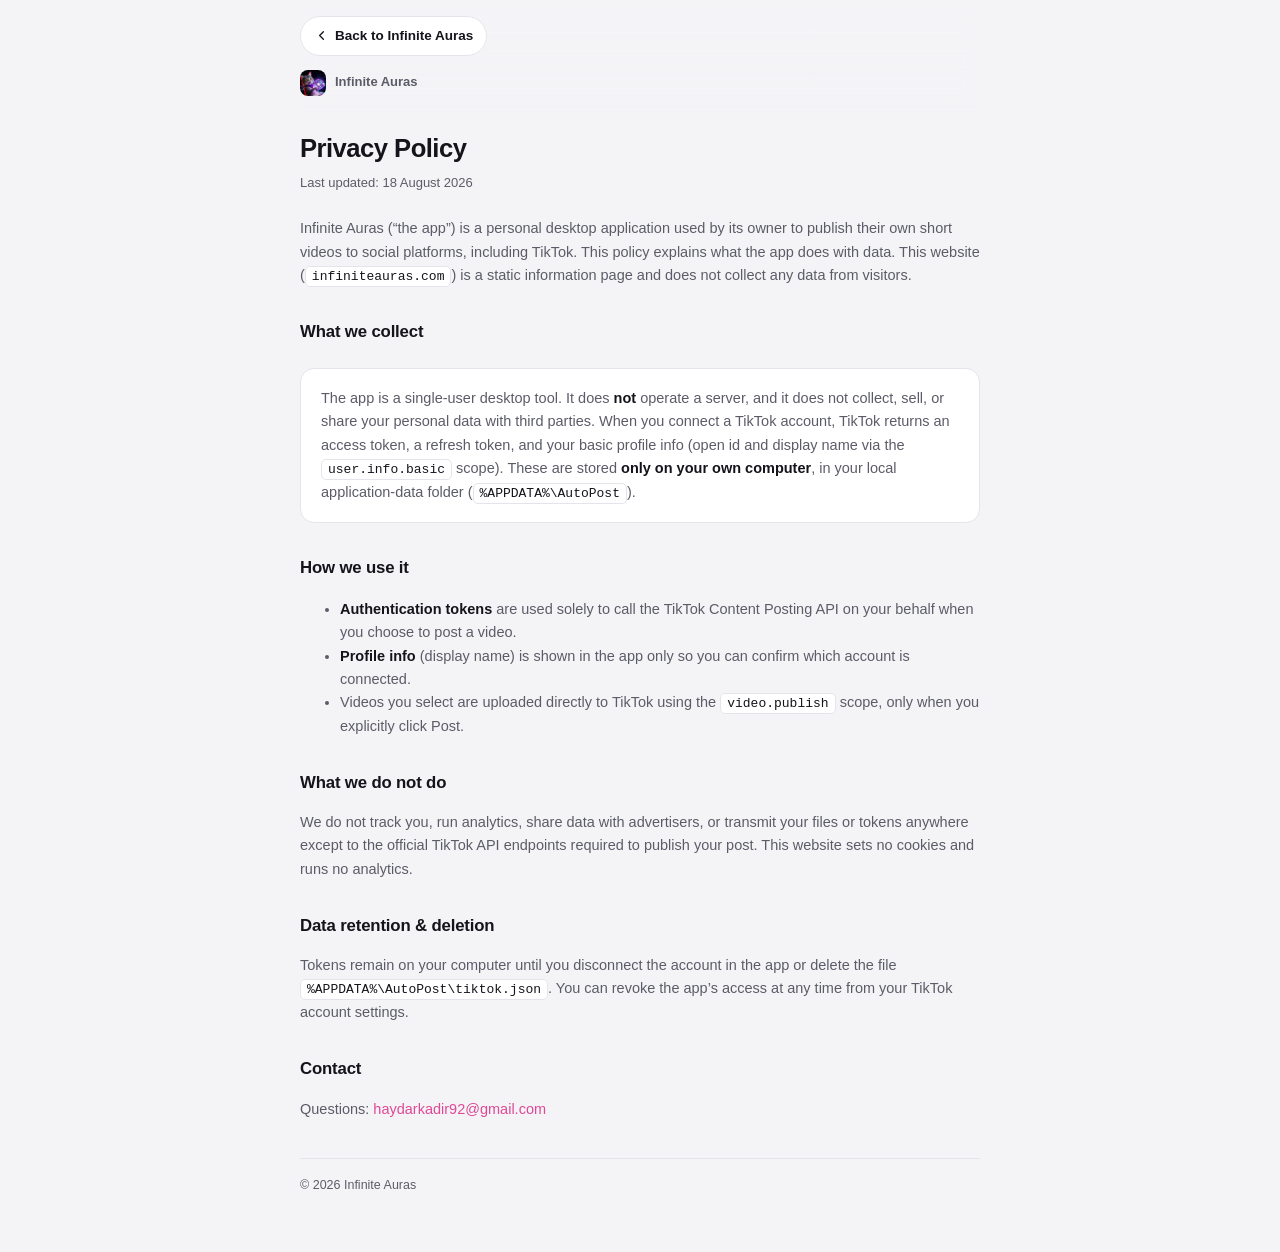
<file: privacy-policy/index.html>
<!doctype html>
<html lang="en">
<head>
<meta charset="utf-8">
<meta name="viewport" content="width=device-width, initial-scale=1">
<title>Infinite Auras — Privacy Policy</title>
<link rel="icon" type="image/jpeg" href="../assets/logo.jpg">
<style>
:root{
  --bg:#0b0b0f; --card:#16161e; --line:#26262f;
  --txt:#f4f4f7; --mut:#9a9aa8;
  --accent:#df4996;
  --grad:linear-gradient(135deg,#fdc468 0%,#df4996 45%,#8a3ab9 100%);
  --font:-apple-system,BlinkMacSystemFont,"SF Pro Display","Segoe UI",Roboto,Helvetica,Arial,sans-serif;
}
@media (prefers-color-scheme: light){
  :root{ --bg:#f4f4f7; --card:#ffffff; --line:#e4e4ea; --txt:#14141a; --mut:#5c5c68; }
}
*{box-sizing:border-box}
html,body{margin:0;padding:0;background:var(--bg);color:var(--txt);font-family:var(--font);-webkit-font-smoothing:antialiased}
body{max-width:720px;margin:0 auto;padding:0 20px 60px;line-height:1.6}
a{color:var(--accent);text-decoration:none}
a:hover{text-decoration:underline}
header{position:sticky;top:0;z-index:5;padding:16px 0 12px;background:linear-gradient(var(--bg),rgba(11,11,15,0) 130%);backdrop-filter:blur(10px)}
.back{display:inline-flex;align-items:center;gap:6px;font-size:13.5px;font-weight:700;color:var(--txt);
  padding:8px 13px;border-radius:999px;background:var(--card);border:1px solid var(--line)}
.back:hover{border-color:var(--accent);text-decoration:none}
.back svg{width:15px;height:15px}
.brand{display:flex;align-items:center;gap:9px;margin-top:14px}
.brand img{width:26px;height:26px;border-radius:8px;object-fit:cover;flex:none}
.brand span{font-size:13px;font-weight:700;color:var(--mut)}
h1{font-size:1.6rem;letter-spacing:-.02em;margin:20px 0 4px}
.upd{color:var(--mut);font-size:13px;margin:0 0 24px}
h2{font-size:1.05rem;margin-top:1.9em;letter-spacing:-.01em}
p,li{color:var(--mut);font-size:14.5px}
strong{color:var(--txt)}
code{background:var(--card);border:1px solid var(--line);padding:2px 6px;border-radius:5px;font-size:13px;color:var(--txt)}
.card{background:var(--card);border:1px solid var(--line);border-radius:14px;padding:18px 20px;margin:22px 0}
footer{margin-top:3em;color:var(--mut);font-size:12.5px;border-top:1px solid var(--line);padding-top:16px}
</style>
</head>
<body>
<header>
  <a class="back" href="/">
    <svg viewBox="0 0 24 24" fill="none" stroke="currentColor" stroke-width="2" stroke-linecap="round" stroke-linejoin="round"><path d="M15 18l-6-6 6-6"/></svg>
    Back to Infinite Auras
  </a>
  <div class="brand">
    <img src="../assets/logo.jpg" alt="Infinite Auras logo">
    <span>Infinite Auras</span>
  </div>
</header>

<h1>Privacy Policy</h1>
<p class="upd">Last updated: 18 August 2026</p>

<p>Infinite Auras (“the app”) is a personal desktop application used by its owner
to publish their own short videos to social platforms, including TikTok. This
policy explains what the app does with data. This website
(<code>infiniteauras.com</code>) is a static information page and does not collect
any data from visitors.</p>

<h2>What we collect</h2>
<div class="card">
<p style="margin:0">The app is a single-user desktop tool. It does <strong>not</strong> operate a
server, and it does not collect, sell, or share your personal data with third
parties. When you connect a TikTok account, TikTok returns an access token, a
refresh token, and your basic profile info (open&nbsp;id and display name via the
<code>user.info.basic</code> scope). These are stored <strong>only on your own
computer</strong>, in your local application-data folder
(<code>%APPDATA%\AutoPost</code>).</p>
</div>

<h2>How we use it</h2>
<ul>
  <li><strong>Authentication tokens</strong> are used solely to call the TikTok
      Content Posting API on your behalf when you choose to post a video.</li>
  <li><strong>Profile info</strong> (display name) is shown in the app only so
      you can confirm which account is connected.</li>
  <li>Videos you select are uploaded directly to TikTok using the
      <code>video.publish</code> scope, only when you explicitly click Post.</li>
</ul>

<h2>What we do not do</h2>
<p>We do not track you, run analytics, share data with advertisers, or transmit
your files or tokens anywhere except to the official TikTok API endpoints
required to publish your post. This website sets no cookies and runs no
analytics.</p>

<h2>Data retention &amp; deletion</h2>
<p>Tokens remain on your computer until you disconnect the account in the app or
delete the file <code>%APPDATA%\AutoPost\tiktok.json</code>. You can revoke the
app’s access at any time from your TikTok account settings.</p>

<h2>Contact</h2>
<p>Questions: <a href="mailto:haydarkadir92@gmail.com">haydarkadir92@gmail.com</a></p>

<footer>© 2026 Infinite Auras</footer>
</body>
</html>
</file>
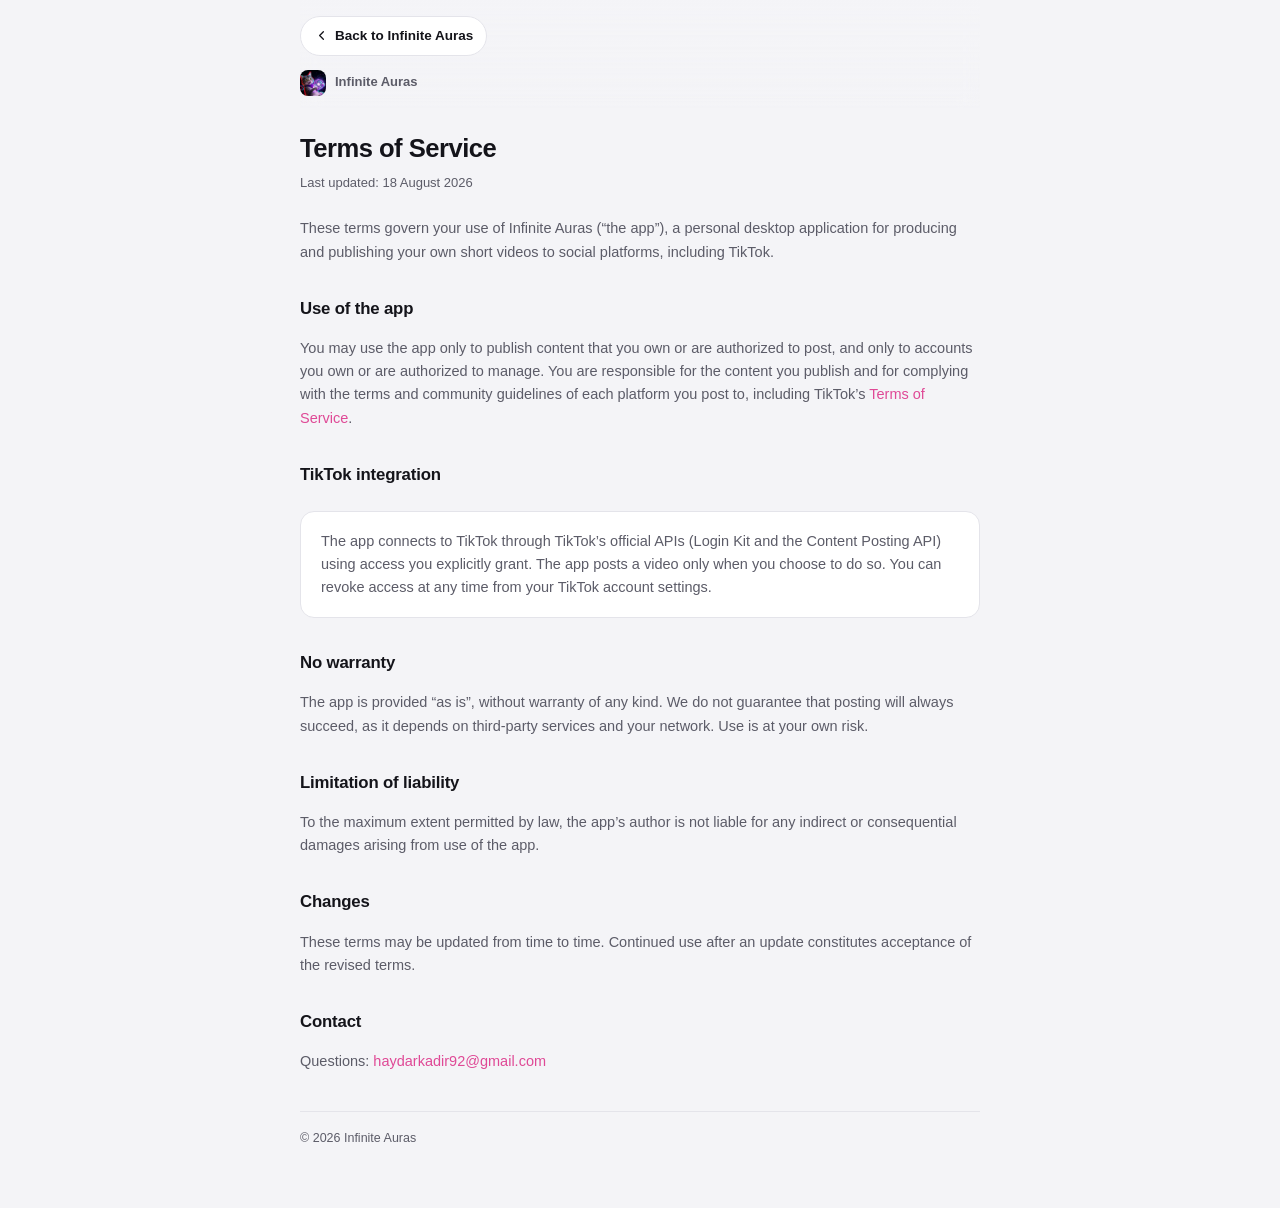
<file: terms-of-service/index.html>
<!doctype html>
<html lang="en">
<head>
<meta charset="utf-8">
<meta name="viewport" content="width=device-width, initial-scale=1">
<title>Infinite Auras — Terms of Service</title>
<link rel="icon" type="image/jpeg" href="../assets/logo.jpg">
<style>
:root{
  --bg:#0b0b0f; --card:#16161e; --line:#26262f;
  --txt:#f4f4f7; --mut:#9a9aa8;
  --accent:#df4996;
  --grad:linear-gradient(135deg,#fdc468 0%,#df4996 45%,#8a3ab9 100%);
  --font:-apple-system,BlinkMacSystemFont,"SF Pro Display","Segoe UI",Roboto,Helvetica,Arial,sans-serif;
}
@media (prefers-color-scheme: light){
  :root{ --bg:#f4f4f7; --card:#ffffff; --line:#e4e4ea; --txt:#14141a; --mut:#5c5c68; }
}
*{box-sizing:border-box}
html,body{margin:0;padding:0;background:var(--bg);color:var(--txt);font-family:var(--font);-webkit-font-smoothing:antialiased}
body{max-width:720px;margin:0 auto;padding:0 20px 60px;line-height:1.6}
a{color:var(--accent);text-decoration:none}
a:hover{text-decoration:underline}
header{position:sticky;top:0;z-index:5;padding:16px 0 12px;background:linear-gradient(var(--bg),rgba(11,11,15,0) 130%);backdrop-filter:blur(10px)}
.back{display:inline-flex;align-items:center;gap:6px;font-size:13.5px;font-weight:700;color:var(--txt);
  padding:8px 13px;border-radius:999px;background:var(--card);border:1px solid var(--line)}
.back:hover{border-color:var(--accent);text-decoration:none}
.back svg{width:15px;height:15px}
.brand{display:flex;align-items:center;gap:9px;margin-top:14px}
.brand img{width:26px;height:26px;border-radius:8px;object-fit:cover;flex:none}
.brand span{font-size:13px;font-weight:700;color:var(--mut)}
h1{font-size:1.6rem;letter-spacing:-.02em;margin:20px 0 4px}
.upd{color:var(--mut);font-size:13px;margin:0 0 24px}
h2{font-size:1.05rem;margin-top:1.9em;letter-spacing:-.01em}
p,li{color:var(--mut);font-size:14.5px}
strong{color:var(--txt)}
code{background:var(--card);border:1px solid var(--line);padding:2px 6px;border-radius:5px;font-size:13px;color:var(--txt)}
.card{background:var(--card);border:1px solid var(--line);border-radius:14px;padding:18px 20px;margin:22px 0}
footer{margin-top:3em;color:var(--mut);font-size:12.5px;border-top:1px solid var(--line);padding-top:16px}
</style>
</head>
<body>
<header>
  <a class="back" href="/">
    <svg viewBox="0 0 24 24" fill="none" stroke="currentColor" stroke-width="2" stroke-linecap="round" stroke-linejoin="round"><path d="M15 18l-6-6 6-6"/></svg>
    Back to Infinite Auras
  </a>
  <div class="brand">
    <img src="../assets/logo.jpg" alt="Infinite Auras logo">
    <span>Infinite Auras</span>
  </div>
</header>

<h1>Terms of Service</h1>
<p class="upd">Last updated: 18 August 2026</p>

<p>These terms govern your use of Infinite Auras (“the app”), a personal desktop
application for producing and publishing your own short videos to social
platforms, including TikTok.</p>

<h2>Use of the app</h2>
<p>You may use the app only to publish content that you own or are authorized to
post, and only to accounts you own or are authorized to manage. You are
responsible for the content you publish and for complying with the terms and
community guidelines of each platform you post to, including TikTok’s
<a href="https://www.tiktok.com/legal/terms-of-service" target="_blank" rel="noopener">Terms of Service</a>.</p>

<h2>TikTok integration</h2>
<div class="card">
<p style="margin:0">The app connects to TikTok through TikTok’s official APIs (Login Kit and the
Content Posting API) using access you explicitly grant. The app posts a video
only when you choose to do so. You can revoke access at any time from your
TikTok account settings.</p>
</div>

<h2>No warranty</h2>
<p>The app is provided “as is”, without warranty of any kind. We do not guarantee
that posting will always succeed, as it depends on third-party services and your
network. Use is at your own risk.</p>

<h2>Limitation of liability</h2>
<p>To the maximum extent permitted by law, the app’s author is not liable for any
indirect or consequential damages arising from use of the app.</p>

<h2>Changes</h2>
<p>These terms may be updated from time to time. Continued use after an update
constitutes acceptance of the revised terms.</p>

<h2>Contact</h2>
<p>Questions: <a href="mailto:haydarkadir92@gmail.com">haydarkadir92@gmail.com</a></p>

<footer>© 2026 Infinite Auras</footer>
</body>
</html>
</file>
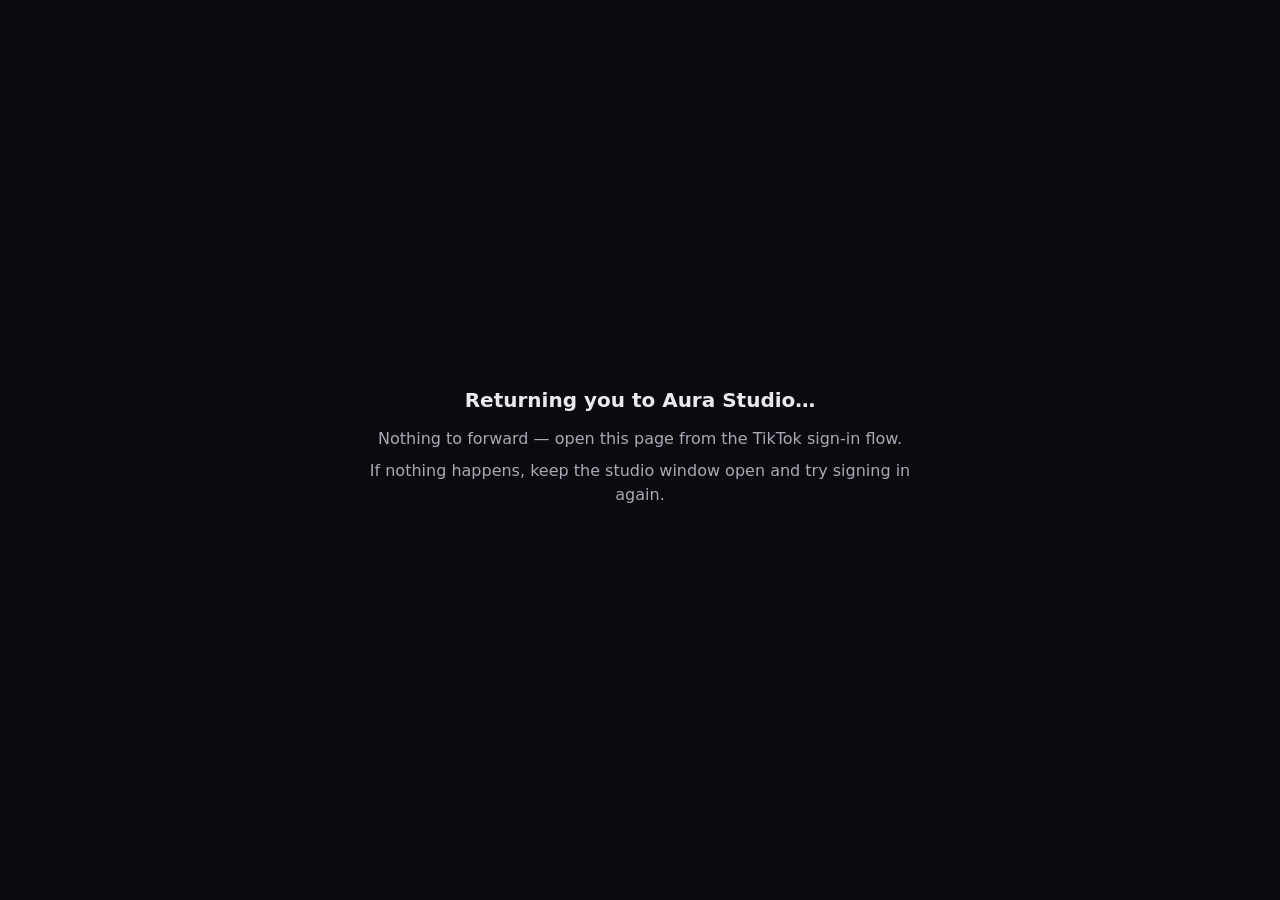
<file: tiktok/callback/index.html>
<!doctype html>
<html lang="en">
<head>
<meta charset="utf-8">
<meta name="viewport" content="width=device-width,initial-scale=1">
<title>Infinite.auras — TikTok sign-in</title>
<style>
  body{margin:0;min-height:100vh;display:flex;align-items:center;justify-content:center;
       background:#0b0b0f;color:#e9e9f0;font:16px/1.5 system-ui,-apple-system,Segoe UI,sans-serif}
  .card{max-width:34rem;padding:2rem;text-align:center}
  h1{font-size:1.25rem;margin:0 0 .75rem}
  p{margin:.5rem 0;color:#a9a9b8}
  code{background:#17171f;padding:.15rem .4rem;border-radius:.3rem;color:#d7d7e4}
</style>
</head>
<body>
<div class="card">
  <h1>Returning you to Aura Studio…</h1>
  <p id="msg">Handing the authorization code back to the desktop app.</p>
  <p>If nothing happens, keep the studio window open and try signing in again.</p>
</div>
<script>
  // TikTok Login Kit (Web) requires an https redirect URI. Aura Studio is a
  // desktop app: it listens on http://localhost:8721/callback. This page just
  // forwards the ?code / ?state (or ?error) straight to that local listener.
  (function () {
    var q = window.location.search || "";
    if (!q) {
      document.getElementById("msg").textContent =
        "Nothing to forward — open this page from the TikTok sign-in flow.";
      return;
    }
    window.location.replace("http://localhost:8721/callback" + q);
  })();
</script>
</body>
</html>
</file>
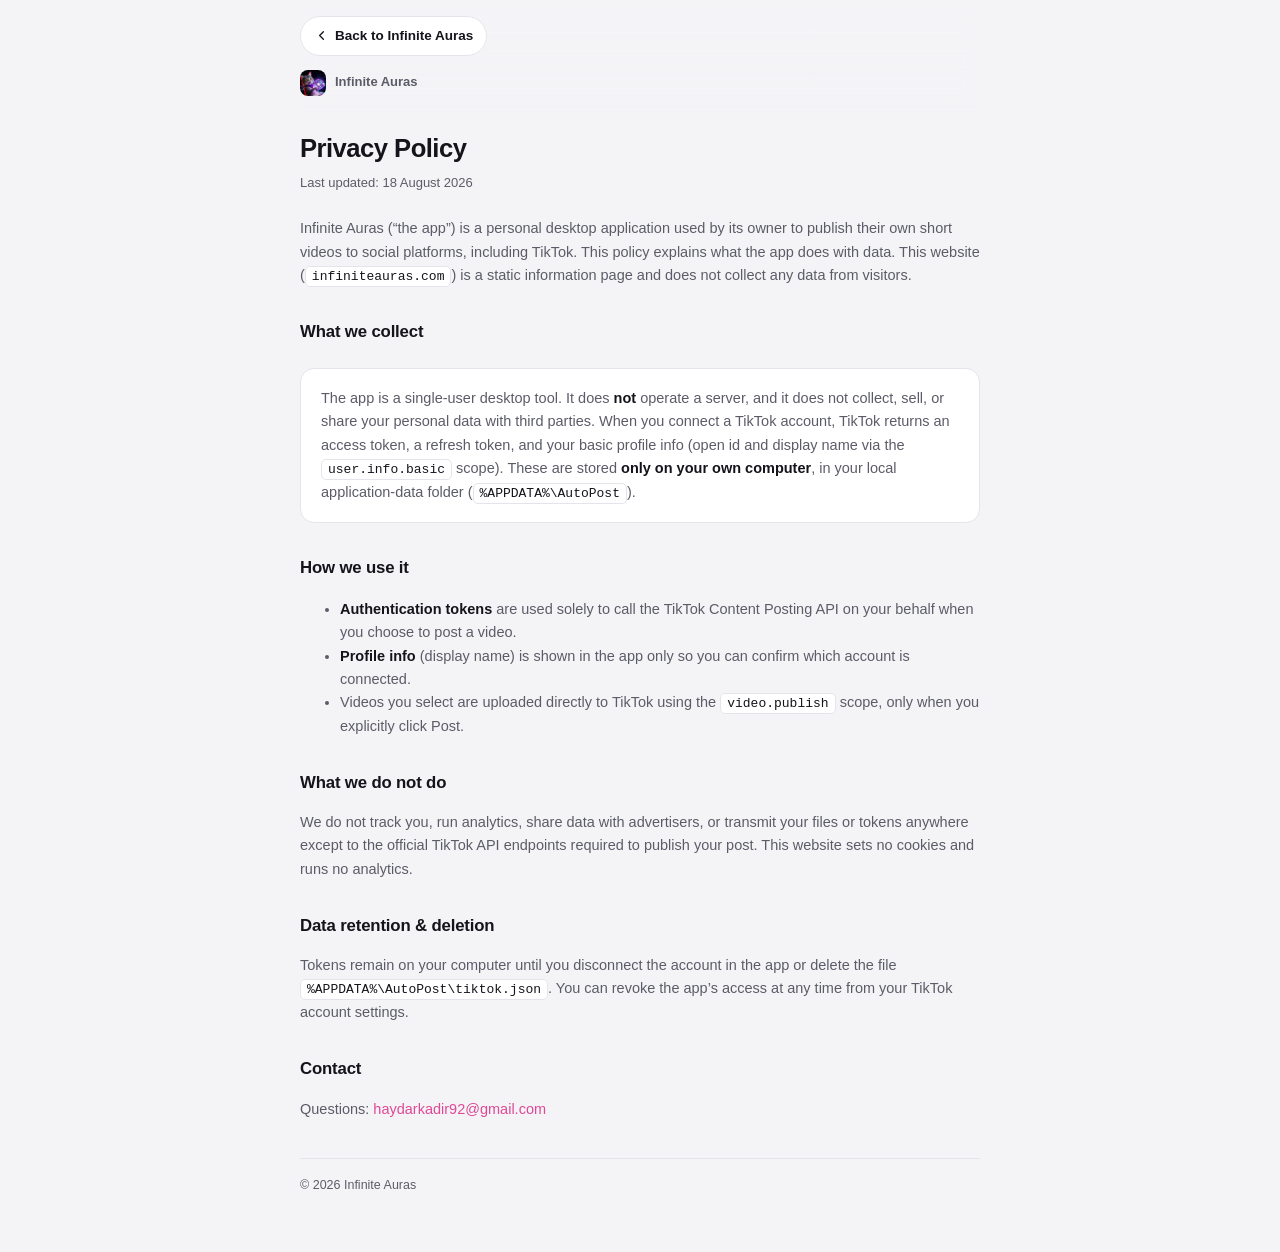
<file: legal/privacy-policy.html>
<!doctype html>
<html lang="en">
<head>
<meta charset="utf-8">
<title>Infinite Auras — Privacy Policy</title>
<link rel="canonical" href="https://infiniteauras.com/privacy-policy/">
<meta http-equiv="refresh" content="0; url=/privacy-policy/">
</head>
<body>
<p>This page has moved to <a href="/privacy-policy/">infiniteauras.com/privacy-policy</a>.</p>
</body>
</html>
</file>
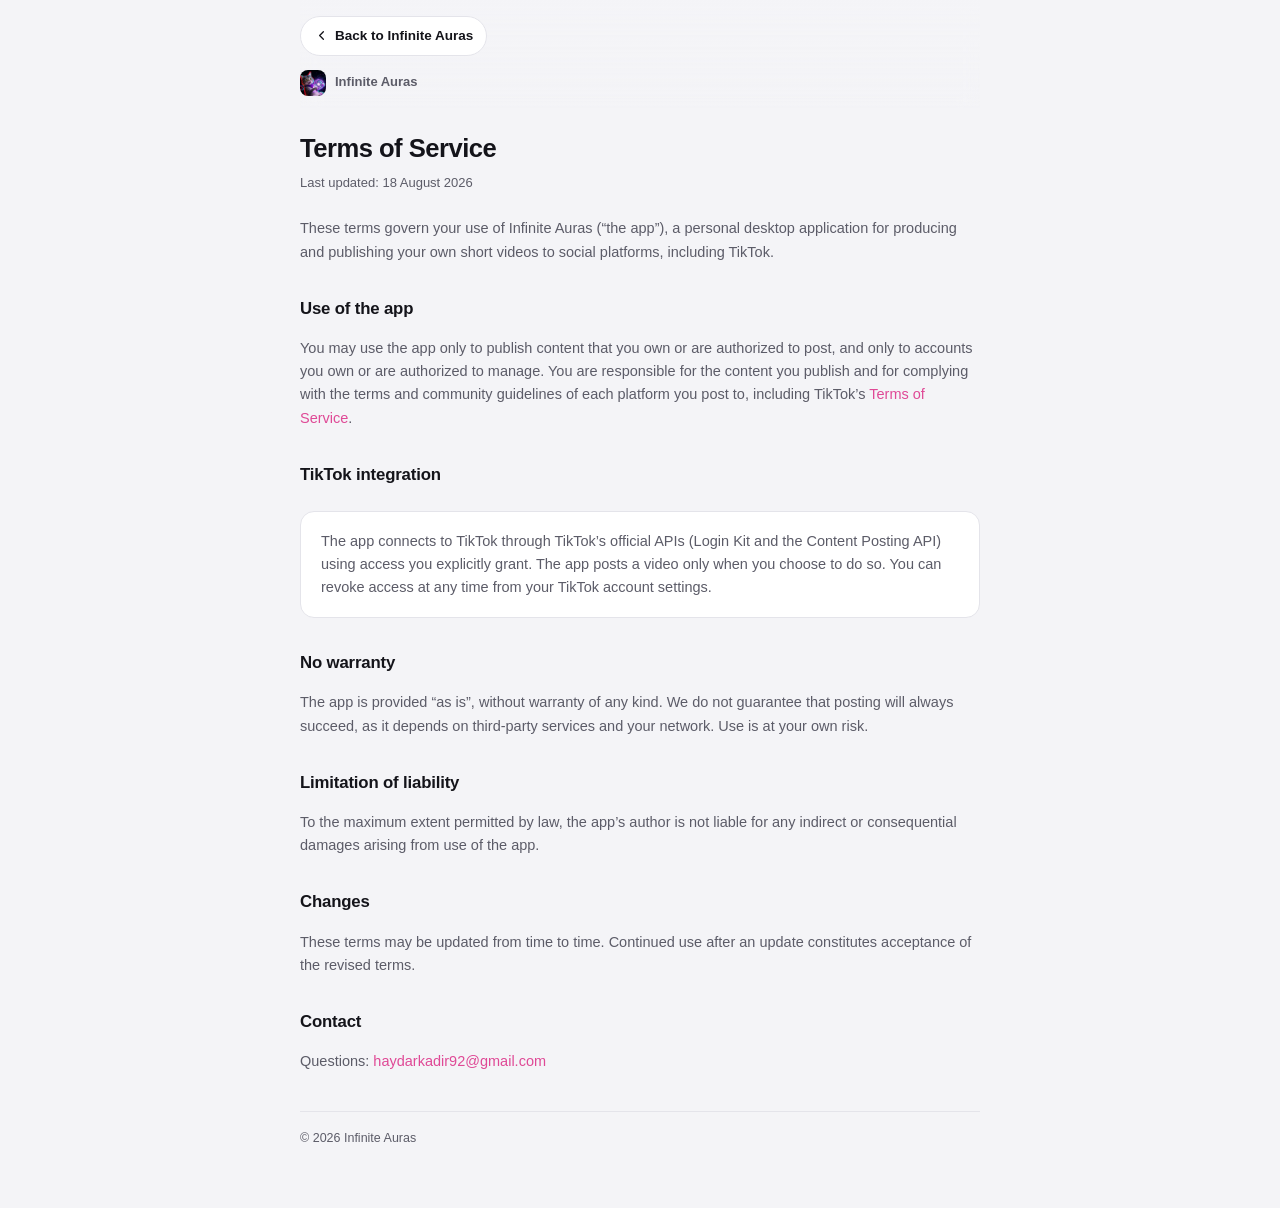
<file: legal/terms-of-service.html>
<!doctype html>
<html lang="en">
<head>
<meta charset="utf-8">
<title>Infinite Auras — Terms of Service</title>
<link rel="canonical" href="https://infiniteauras.com/terms-of-service/">
<meta http-equiv="refresh" content="0; url=/terms-of-service/">
</head>
<body>
<p>This page has moved to <a href="/terms-of-service/">infiniteauras.com/terms-of-service</a>.</p>
</body>
</html>
</file>
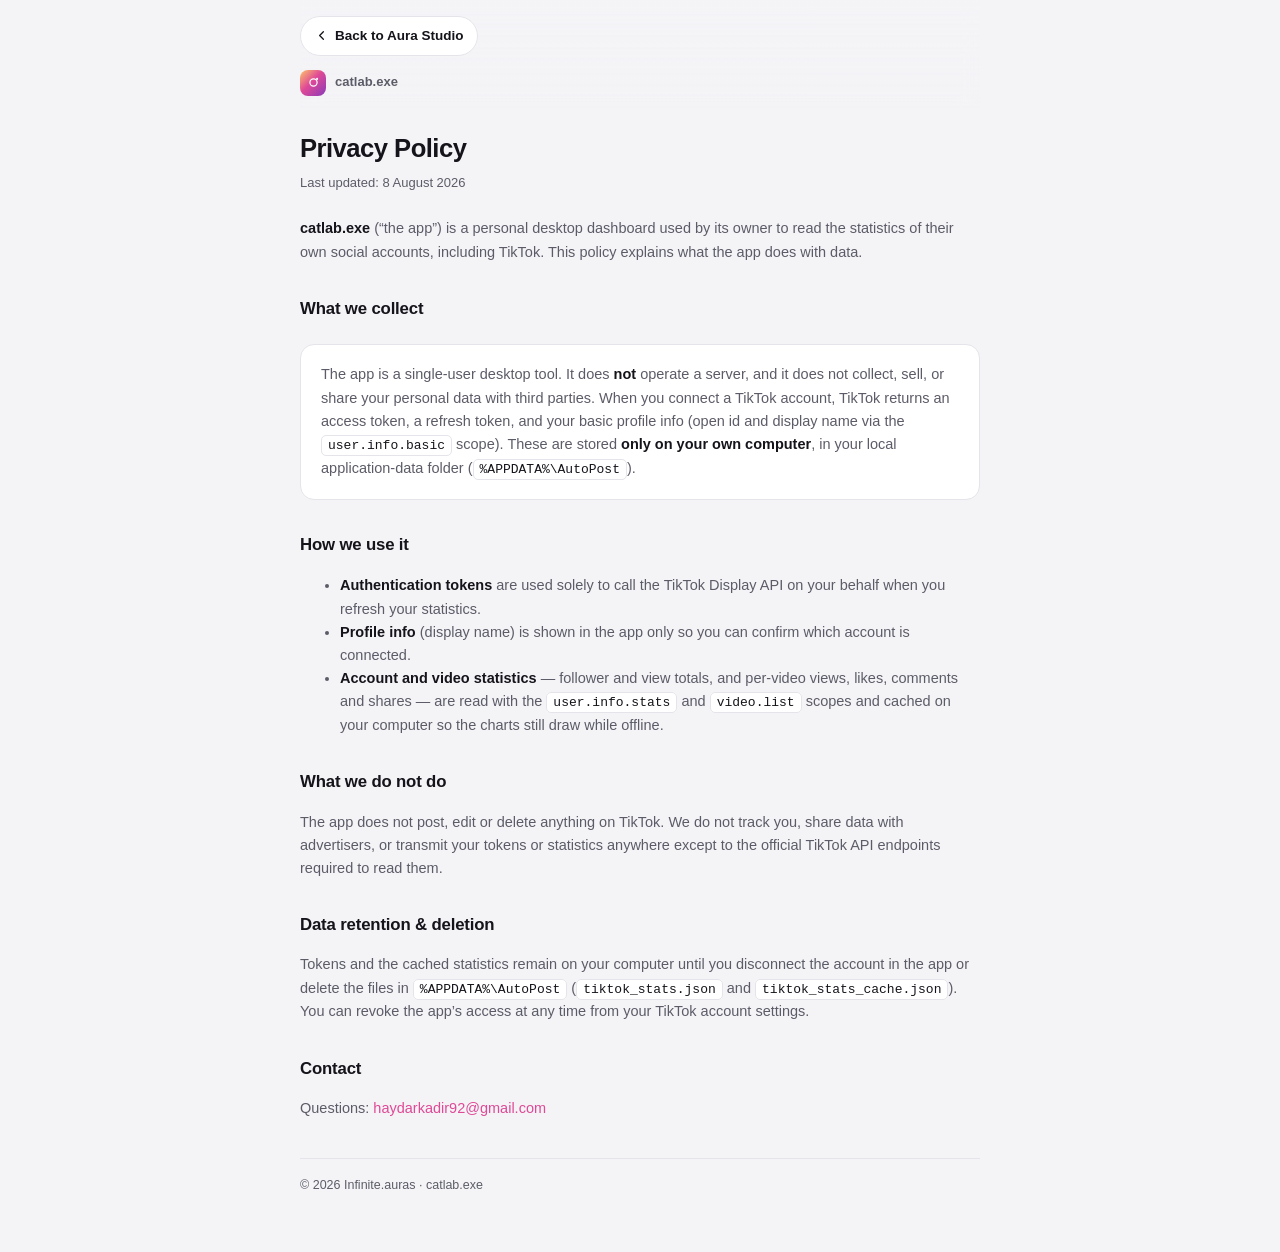
<file: legal/catlab/privacy-policy.html>
<!doctype html>
<html lang="en">
<head>
<meta charset="utf-8">
<meta name="viewport" content="width=device-width, initial-scale=1">
<title>catlab.exe — Privacy Policy</title>
<link rel="icon" type="image/jpeg" href="../../assets/logo.jpg">
<style>
:root{
  --bg:#0b0b0f; --card:#16161e; --line:#26262f;
  --txt:#f4f4f7; --mut:#9a9aa8;
  --accent:#df4996;
  --grad:linear-gradient(135deg,#fdc468 0%,#df4996 45%,#8a3ab9 100%);
  --font:-apple-system,BlinkMacSystemFont,"SF Pro Display","Segoe UI",Roboto,Helvetica,Arial,sans-serif;
}
@media (prefers-color-scheme: light){
  :root{ --bg:#f4f4f7; --card:#ffffff; --line:#e4e4ea; --txt:#14141a; --mut:#5c5c68; }
}
*{box-sizing:border-box}
html,body{margin:0;padding:0;background:var(--bg);color:var(--txt);font-family:var(--font);-webkit-font-smoothing:antialiased}
body{max-width:720px;margin:0 auto;padding:0 20px 60px;line-height:1.6}
a{color:var(--accent);text-decoration:none}
a:hover{text-decoration:underline}
header{position:sticky;top:0;z-index:5;padding:16px 0 12px;background:linear-gradient(var(--bg),rgba(11,11,15,0) 130%);backdrop-filter:blur(10px)}
.back{display:inline-flex;align-items:center;gap:6px;font-size:13.5px;font-weight:700;color:var(--txt);
  padding:8px 13px;border-radius:999px;background:var(--card);border:1px solid var(--line)}
.back:hover{border-color:var(--accent);text-decoration:none}
.back svg{width:15px;height:15px}
.brand{display:flex;align-items:center;gap:9px;margin-top:14px}
.logo{width:26px;height:26px;border-radius:8px;background:var(--grad);flex:none;display:grid;place-items:center}
.logo svg{width:15px;height:15px}
.brand span{font-size:13px;font-weight:700;color:var(--mut)}
h1{font-size:1.6rem;letter-spacing:-.02em;margin:20px 0 4px}
.upd{color:var(--mut);font-size:13px;margin:0 0 24px}
h2{font-size:1.05rem;margin-top:1.9em;letter-spacing:-.01em}
p,li{color:var(--mut);font-size:14.5px}
strong{color:var(--txt)}
code{background:var(--card);border:1px solid var(--line);padding:2px 6px;border-radius:5px;font-size:13px;color:var(--txt)}
.card{background:var(--card);border:1px solid var(--line);border-radius:14px;padding:18px 20px;margin:22px 0}
footer{margin-top:3em;color:var(--mut);font-size:12.5px;border-top:1px solid var(--line);padding-top:16px}
</style>
</head>
<body>
<header>
  <a class="back" href="../../index.html">
    <svg viewBox="0 0 24 24" fill="none" stroke="currentColor" stroke-width="2" stroke-linecap="round" stroke-linejoin="round"><path d="M15 18l-6-6 6-6"/></svg>
    Back to Aura Studio
  </a>
  <div class="brand">
    <div class="logo"><svg viewBox="0 0 100 100"><circle cx="50" cy="50" r="24" fill="none" stroke="#fff" stroke-width="8"/><circle cx="74" cy="26" r="7" fill="#fff"/></svg></div>
    <span>catlab.exe</span>
  </div>
</header>

<h1>Privacy Policy</h1>
<p class="upd">Last updated: 8 August 2026</p>

<p><strong>catlab.exe</strong> (“the app”) is a personal desktop dashboard used
by its owner to read the statistics of their own social accounts, including
TikTok. This policy explains what the app does with data.</p>

<h2>What we collect</h2>
<div class="card">
<p style="margin:0">The app is a single-user desktop tool. It does <strong>not</strong> operate a
server, and it does not collect, sell, or share your personal data with third
parties. When you connect a TikTok account, TikTok returns an access token, a
refresh token, and your basic profile info (open&nbsp;id and display name via the
<code>user.info.basic</code> scope). These are stored <strong>only on your own
computer</strong>, in your local application-data folder
(<code>%APPDATA%\AutoPost</code>).</p>
</div>

<h2>How we use it</h2>
<ul>
  <li><strong>Authentication tokens</strong> are used solely to call the TikTok
      Display API on your behalf when you refresh your statistics.</li>
  <li><strong>Profile info</strong> (display name) is shown in the app only so
      you can confirm which account is connected.</li>
  <li><strong>Account and video statistics</strong> — follower and view totals,
      and per-video views, likes, comments and shares — are read with the
      <code>user.info.stats</code> and <code>video.list</code> scopes and cached
      on your computer so the charts still draw while offline.</li>
</ul>

<h2>What we do not do</h2>
<p>The app does not post, edit or delete anything on TikTok. We do not track
you, share data with advertisers, or transmit your tokens or statistics anywhere
except to the official TikTok API endpoints required to read them.</p>

<h2>Data retention &amp; deletion</h2>
<p>Tokens and the cached statistics remain on your computer until you disconnect
the account in the app or delete the files in <code>%APPDATA%\AutoPost</code>
(<code>tiktok_stats.json</code> and <code>tiktok_stats_cache.json</code>). You
can revoke the app’s access at any time from your TikTok account settings.</p>

<h2>Contact</h2>
<p>Questions: <a href="mailto:haydarkadir92@gmail.com">haydarkadir92@gmail.com</a></p>

<footer>© 2026 Infinite.auras · catlab.exe</footer>
</body>
</html>
</file>
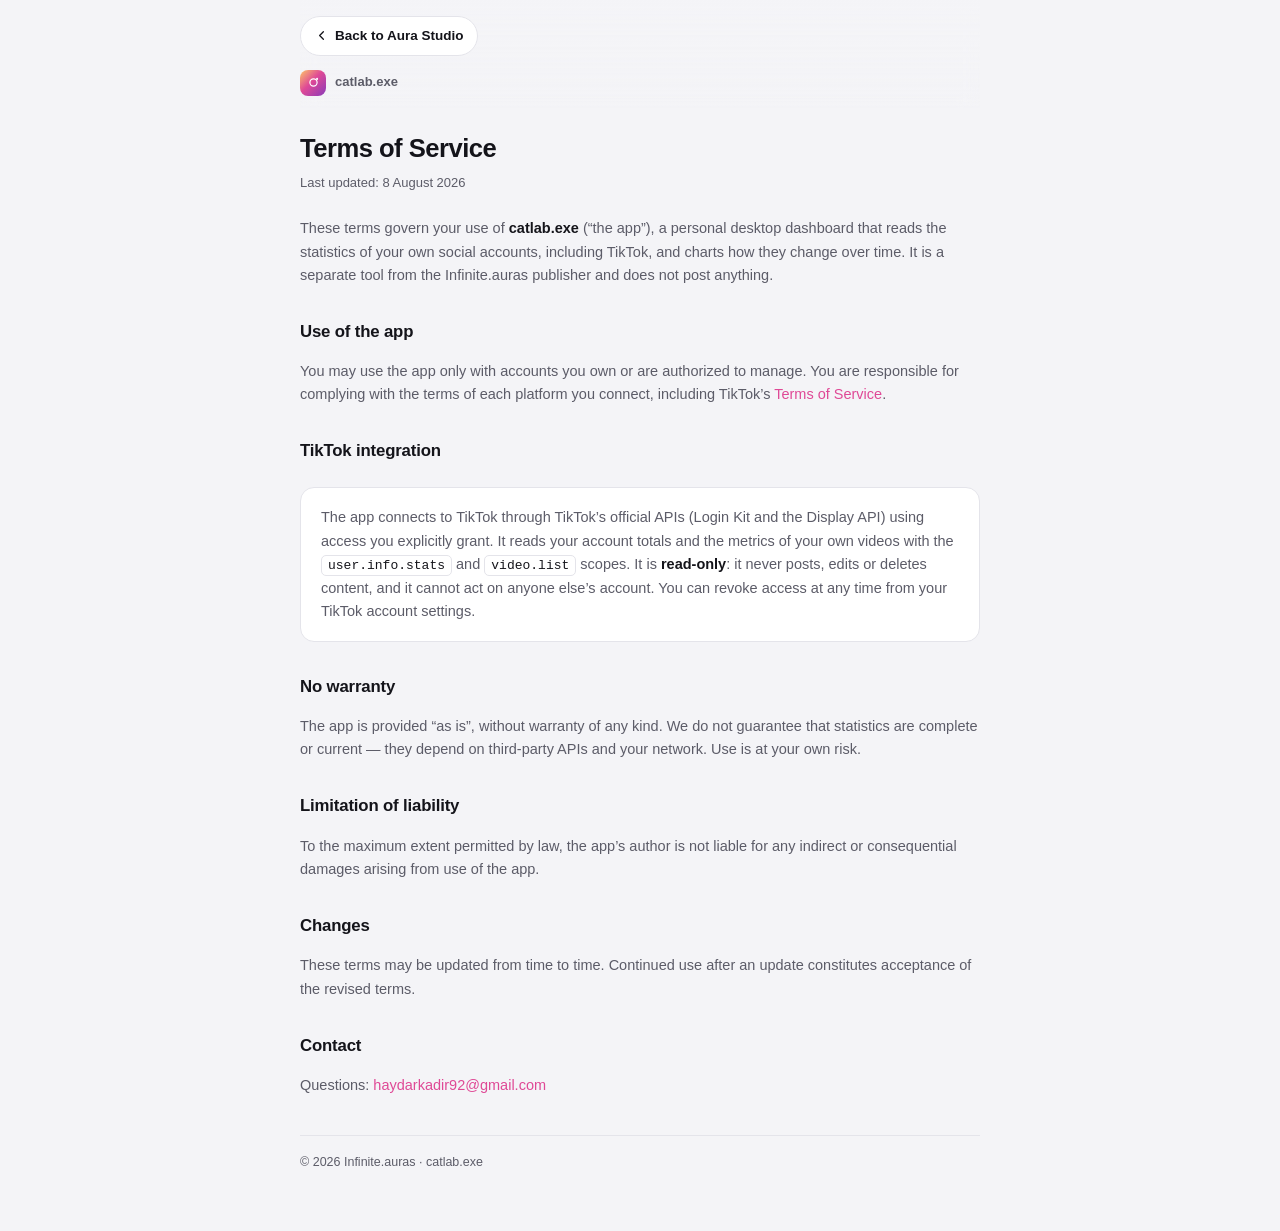
<file: legal/catlab/terms-of-service.html>
<!doctype html>
<html lang="en">
<head>
<meta charset="utf-8">
<meta name="viewport" content="width=device-width, initial-scale=1">
<title>catlab.exe — Terms of Service</title>
<link rel="icon" type="image/jpeg" href="../../assets/logo.jpg">
<style>
:root{
  --bg:#0b0b0f; --card:#16161e; --line:#26262f;
  --txt:#f4f4f7; --mut:#9a9aa8;
  --accent:#df4996;
  --grad:linear-gradient(135deg,#fdc468 0%,#df4996 45%,#8a3ab9 100%);
  --font:-apple-system,BlinkMacSystemFont,"SF Pro Display","Segoe UI",Roboto,Helvetica,Arial,sans-serif;
}
@media (prefers-color-scheme: light){
  :root{ --bg:#f4f4f7; --card:#ffffff; --line:#e4e4ea; --txt:#14141a; --mut:#5c5c68; }
}
*{box-sizing:border-box}
html,body{margin:0;padding:0;background:var(--bg);color:var(--txt);font-family:var(--font);-webkit-font-smoothing:antialiased}
body{max-width:720px;margin:0 auto;padding:0 20px 60px;line-height:1.6}
a{color:var(--accent);text-decoration:none}
a:hover{text-decoration:underline}
header{position:sticky;top:0;z-index:5;padding:16px 0 12px;background:linear-gradient(var(--bg),rgba(11,11,15,0) 130%);backdrop-filter:blur(10px)}
.back{display:inline-flex;align-items:center;gap:6px;font-size:13.5px;font-weight:700;color:var(--txt);
  padding:8px 13px;border-radius:999px;background:var(--card);border:1px solid var(--line)}
.back:hover{border-color:var(--accent);text-decoration:none}
.back svg{width:15px;height:15px}
.brand{display:flex;align-items:center;gap:9px;margin-top:14px}
.logo{width:26px;height:26px;border-radius:8px;background:var(--grad);flex:none;display:grid;place-items:center}
.logo svg{width:15px;height:15px}
.brand span{font-size:13px;font-weight:700;color:var(--mut)}
h1{font-size:1.6rem;letter-spacing:-.02em;margin:20px 0 4px}
.upd{color:var(--mut);font-size:13px;margin:0 0 24px}
h2{font-size:1.05rem;margin-top:1.9em;letter-spacing:-.01em}
p,li{color:var(--mut);font-size:14.5px}
strong{color:var(--txt)}
code{background:var(--card);border:1px solid var(--line);padding:2px 6px;border-radius:5px;font-size:13px;color:var(--txt)}
.card{background:var(--card);border:1px solid var(--line);border-radius:14px;padding:18px 20px;margin:22px 0}
footer{margin-top:3em;color:var(--mut);font-size:12.5px;border-top:1px solid var(--line);padding-top:16px}
</style>
</head>
<body>
<header>
  <a class="back" href="../../index.html">
    <svg viewBox="0 0 24 24" fill="none" stroke="currentColor" stroke-width="2" stroke-linecap="round" stroke-linejoin="round"><path d="M15 18l-6-6 6-6"/></svg>
    Back to Aura Studio
  </a>
  <div class="brand">
    <div class="logo"><svg viewBox="0 0 100 100"><circle cx="50" cy="50" r="24" fill="none" stroke="#fff" stroke-width="8"/><circle cx="74" cy="26" r="7" fill="#fff"/></svg></div>
    <span>catlab.exe</span>
  </div>
</header>

<h1>Terms of Service</h1>
<p class="upd">Last updated: 8 August 2026</p>

<p>These terms govern your use of <strong>catlab.exe</strong> (“the app”), a
personal desktop dashboard that reads the statistics of your own social
accounts, including TikTok, and charts how they change over time. It is a
separate tool from the Infinite.auras publisher and does not post anything.</p>

<h2>Use of the app</h2>
<p>You may use the app only with accounts you own or are authorized to manage.
You are responsible for complying with the terms of each platform you connect,
including TikTok’s
<a href="https://www.tiktok.com/legal/terms-of-service">Terms of Service</a>.</p>

<h2>TikTok integration</h2>
<div class="card">
<p style="margin:0">The app connects to TikTok through TikTok’s official APIs (Login Kit and the
Display API) using access you explicitly grant. It reads your account totals and
the metrics of your own videos with the <code>user.info.stats</code> and
<code>video.list</code> scopes. It is <strong>read-only</strong>: it never
posts, edits or deletes content, and it cannot act on anyone else’s account. You
can revoke access at any time from your TikTok account settings.</p>
</div>

<h2>No warranty</h2>
<p>The app is provided “as is”, without warranty of any kind. We do not guarantee
that statistics are complete or current — they depend on third-party APIs and
your network. Use is at your own risk.</p>

<h2>Limitation of liability</h2>
<p>To the maximum extent permitted by law, the app’s author is not liable for any
indirect or consequential damages arising from use of the app.</p>

<h2>Changes</h2>
<p>These terms may be updated from time to time. Continued use after an update
constitutes acceptance of the revised terms.</p>

<h2>Contact</h2>
<p>Questions: <a href="mailto:haydarkadir92@gmail.com">haydarkadir92@gmail.com</a></p>

<footer>© 2026 Infinite.auras · catlab.exe</footer>
</body>
</html>
</file>
<file: styles.css>
:root {
  --bg: #0b0b0f;
  --bg-alpha: rgba(11, 11, 15, 0.7);
  --card: rgba(22, 22, 30, 0.6);
  --card-border: rgba(255, 255, 255, 0.05);
  --txt: #f4f4f7;
  --mut: #9a9aa8;
  --accent: #df4996;
  --grad-start: #fdc468;
  --grad-mid: #df4996;
  --grad-end: #8a3ab9;
  --grad: linear-gradient(135deg, var(--grad-start) 0%, var(--grad-mid) 45%, var(--grad-end) 100%);
  --font: -apple-system, BlinkMacSystemFont, "SF Pro Display", "Segoe UI", sans-serif;
  --ease: cubic-bezier(0.19, 1, 0.22, 1);
}
* { box-sizing: border-box; }
html, body { margin: 0; padding: 0; background: var(--bg); color: var(--txt); font-family: var(--font); -webkit-font-smoothing: antialiased; }
.container { max-width: 1180px; margin: 0 auto; padding: 0 28px; }
a { color: var(--accent); text-decoration: none; }
a:hover { text-decoration: underline; }

#grain-canvas { position: fixed; top: 0; left: 0; width: 100%; height: 100%; pointer-events: none; z-index: 9999; opacity: 0.4; mix-blend-mode: overlay; }
.glass { background: var(--card); backdrop-filter: blur(20px); -webkit-backdrop-filter: blur(20px); border: 1px solid var(--card-border); }
.glass-pad { padding: 32px; border-radius: 24px; }

/* Nav */
nav { display: flex; align-items: center; justify-content: space-between; padding: 18px 0; position: sticky; top: 0; z-index: 10; background: linear-gradient(var(--bg), rgba(11,11,15,0) 130%); backdrop-filter: blur(10px); -webkit-backdrop-filter: blur(10px); }
.nav-inner { display: flex; align-items: center; justify-content: space-between; width: 100%; }
.brand { display: flex; align-items: center; gap: 10px; font-weight: 800; font-size: 18px; letter-spacing: -.01em; color: var(--txt); }
.brand img { width: 30px; height: 30px; border-radius: 9px; object-fit: cover; }
nav .links { display: flex; gap: 18px; font-size: 14.5px; font-weight: 600; }
nav .links a { color: var(--mut); }
nav .links a:hover { color: var(--txt); text-decoration: none; }
@media (max-width: 600px) { nav .links a[href^="#"] { display: none; } nav .links { gap: 14px; } .brand { font-size: 16px; } }

/* Hero */
header.hero { text-align: center; padding: 48px 0 40px; position: relative; }
.hero-logo { width: 168px; height: 168px; border-radius: 38px; overflow: hidden; margin: 26px auto 0; box-shadow: 0 14px 50px rgba(223, 73, 150, 0.42); border: 1px solid var(--card-border); }
.hero-logo img { width: 100%; height: 100%; object-fit: cover; display: block; }
h1 { font-size: clamp(30px, 8.5vw, 52px); letter-spacing: -.03em; margin: 0; font-weight: 800; word-break: break-word; }
.hero .tag { color: var(--mut); font-size: 15.5px; margin: 22px auto 0; max-width: 500px; line-height: 1.6; }
.cta { display: flex; justify-content: center; gap: 10px; margin: 24px 0 8px; flex-wrap: wrap; }
.btn { display: inline-flex; align-items: center; justify-content: center; gap: 8px; white-space: nowrap; padding: 9px 18px; border-radius: 999px; font-size: 14px; font-weight: 700; transition: transform 0.2s var(--ease), box-shadow 0.2s var(--ease); }
.btn svg { width: 16px; height: 16px; flex: none; }
.btn.grad { background: var(--grad); color: #fff; box-shadow: 0 8px 24px rgba(223, 73, 150, 0.4); }
.btn.grad:hover { transform: translateY(-2px); box-shadow: 0 12px 32px rgba(223, 73, 150, 0.6); text-decoration: none; }
.btn.ghost { background: var(--card); border: 1px solid var(--card-border); color: var(--txt); backdrop-filter: blur(10px); }
.btn.ghost:hover { background: rgba(255, 255, 255, 0.1); text-decoration: none; }

/* Plasma Orb */
.plasma-orb { position: absolute; top: 40%; left: 50%; width: 500px; height: 500px; transform: translate(-50%, -50%); pointer-events: none; z-index: -1; background: radial-gradient(circle at 50% 50%, var(--grad-mid) 0%, var(--grad-end) 40%, transparent 70%); filter: blur(80px); opacity: 0.5; animation: orb-pulse 10s infinite alternate ease-in-out; }
@keyframes orb-pulse { 0% { transform: translate(-50%, -50%) scale(0.9) rotate(0deg); opacity: 0.4; } 100% { transform: translate(-50%, -50%) scale(1.2) rotate(15deg); opacity: 0.7; } }

/* Sections */
section { margin: 60px 0; }
section h2 { font-size: 32px; letter-spacing: -.02em; margin: 0 0 8px; }
section .sub { color: var(--mut); font-size: 18px; margin: 0 0 32px; }

/* Cards */
.cards { display: grid; grid-template-columns: repeat(3, 1fr); gap: 20px; }
@media (max-width: 640px) { .cards { grid-template-columns: 1fr; } }
.feat { border-radius: 20px; padding: 28px; transition: transform 0.3s var(--ease); }
.feat:hover { transform: translateY(-4px); border-color: rgba(255, 255, 255, 0.15); }
.feat .ic { width: 48px; height: 48px; border-radius: 14px; background: var(--grad); display: grid; place-items: center; margin-bottom: 20px; }
.feat .ic svg { width: 24px; height: 24px; color: #fff; }
.feat h3 { margin: 0 0 10px; font-size: 19px; }
.feat p { margin: 0; color: var(--mut); font-size: 15px; }

/* Steps */
.steps { counter-reset: s; display: grid; gap: 16px; }
.step { display: flex; gap: 20px; border-radius: 16px; padding: 24px; transition: border-color 0.3s var(--ease); }
.step:hover { border-color: rgba(255, 255, 255, 0.15); }
.step::before { counter-increment: s; content: counter(s); flex: none; width: 40px; height: 40px; border-radius: 12px; background: var(--grad); color: #fff; font-weight: 800; font-size: 18px; display: grid; place-items: center; }
.step h3 { margin: 0 0 6px; font-size: 18px; }
.step p { margin: 0; color: var(--mut); font-size: 15px; }

/* Masonry Gallery */
.masonry { column-count: 6; column-gap: 16px; margin-top: 24px; }
@media (max-width: 1100px) { .masonry { column-count: 4; } }
@media (max-width: 800px) { .masonry { column-count: 3; } }
@media (max-width: 600px) { .masonry { column-count: 2; } }
.masonry-item { break-inside: avoid; display: block; margin-bottom: 16px; border-radius: 12px; overflow: hidden; background: var(--card); border: 1px solid var(--card-border); transition: transform 0.3s var(--ease), box-shadow 0.3s var(--ease); }
.masonry-item:hover { transform: translateY(-4px) scale(1.02); box-shadow: 0 10px 30px rgba(0,0,0,0.5); border-color: rgba(255,255,255,0.2); }
.masonry-item img { width: 100%; display: block; object-fit: cover; }

/* FAQ */
.faq details { border-radius: 16px; padding: 4px 24px; margin-bottom: 12px; transition: background 0.3s var(--ease); }
.faq details:hover { background: rgba(255,255,255,0.03); }
.faq summary { cursor: pointer; font-weight: 700; padding: 20px 0; font-size: 17px; list-style: none; }
.faq summary::-webkit-details-marker { display: none; }
.faq summary::after { content: "+"; float: right; color: var(--mut); font-weight: 700; }
.faq details[open] summary::after { content: "–"; }
.faq p { margin: 0 0 20px; color: var(--mut); font-size: 15px; }

/* Contact */
.contact { border-radius: 24px; padding: 40px; text-align: center; }
.contact h2 { margin: 0 0 10px; }
.contact p { color: var(--mut); margin: 0 0 24px; }

footer { text-align: center; font-size: 14.5px; color: var(--mut); border-top: 1px solid var(--card-border); padding: 32px 0 60px; margin-top: 80px; }
footer a { color: var(--mut); }
footer .row { margin-bottom: 12px; }

/* Animations */
.reveal { opacity: 0; transform: translateY(20px); transition: opacity 0.8s var(--ease), transform 0.8s var(--ease); }
.reveal.active { opacity: 1; transform: translateY(0); }
</file>
